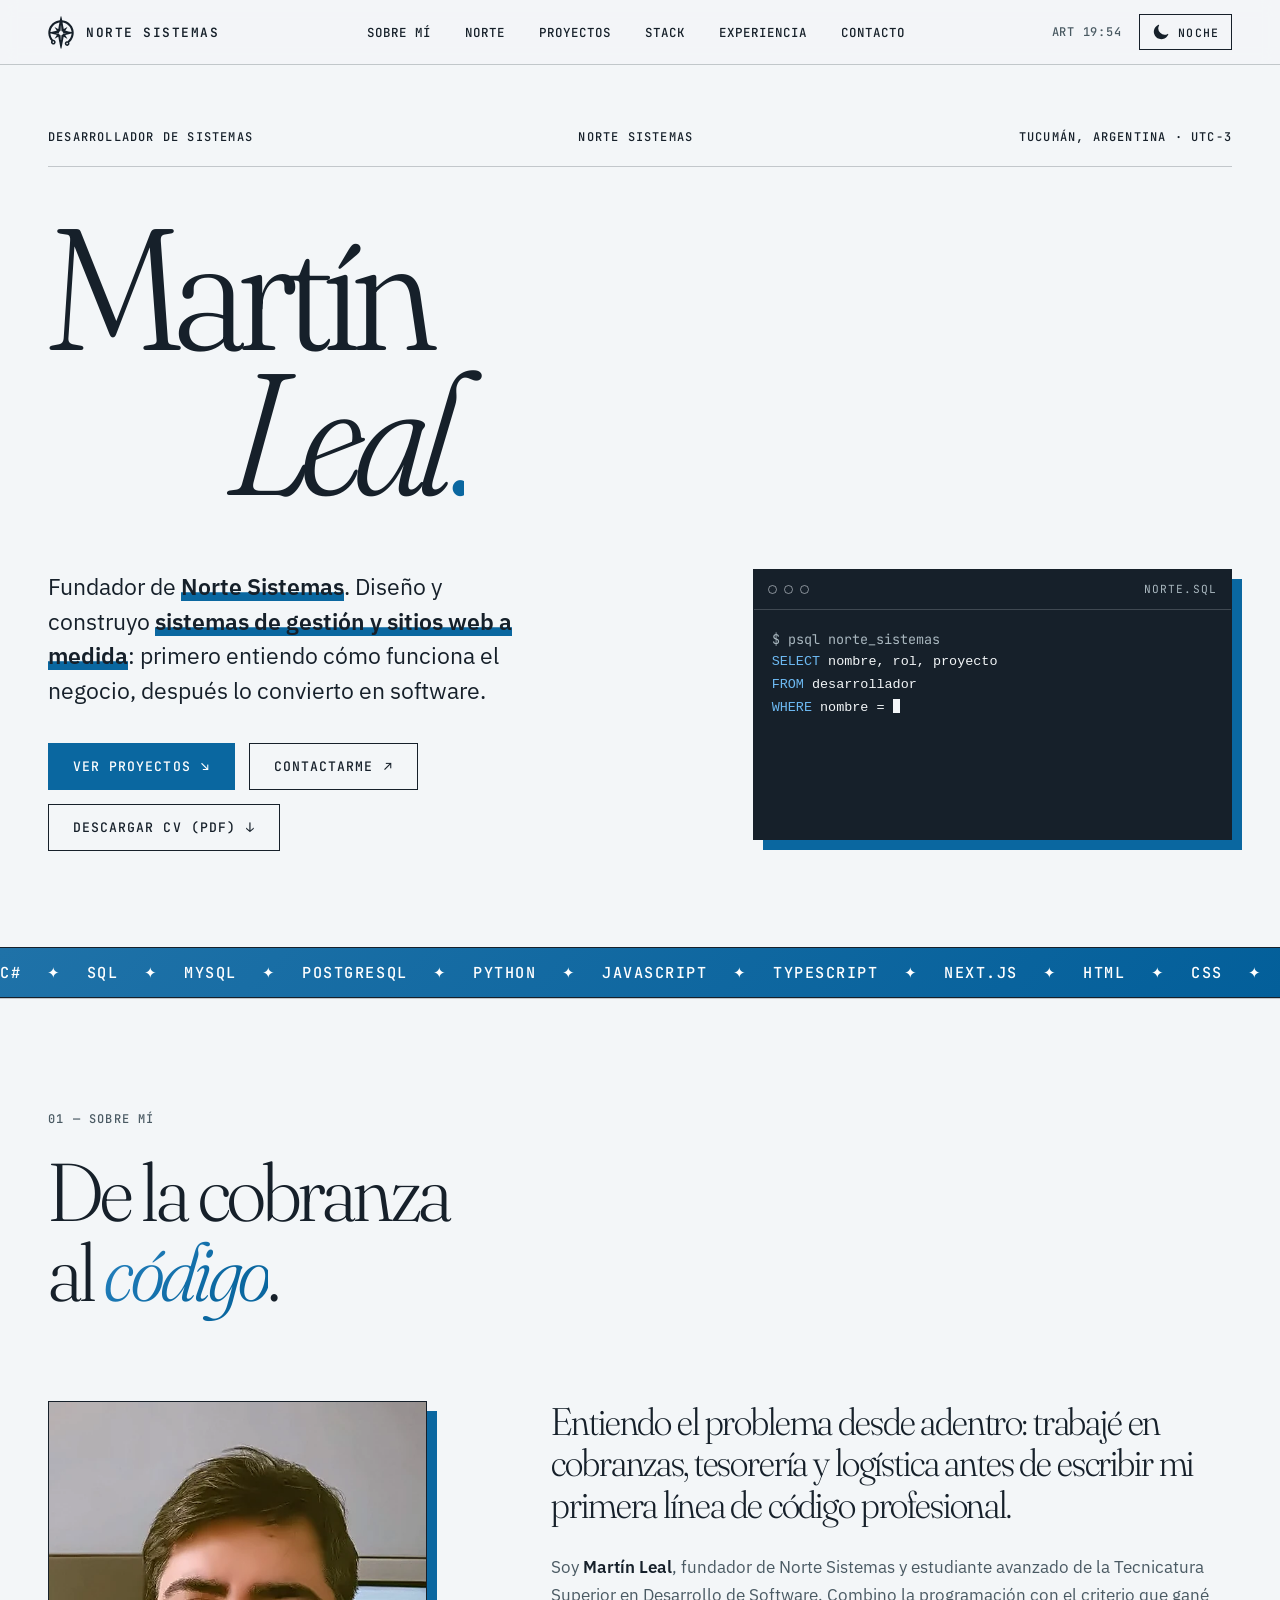
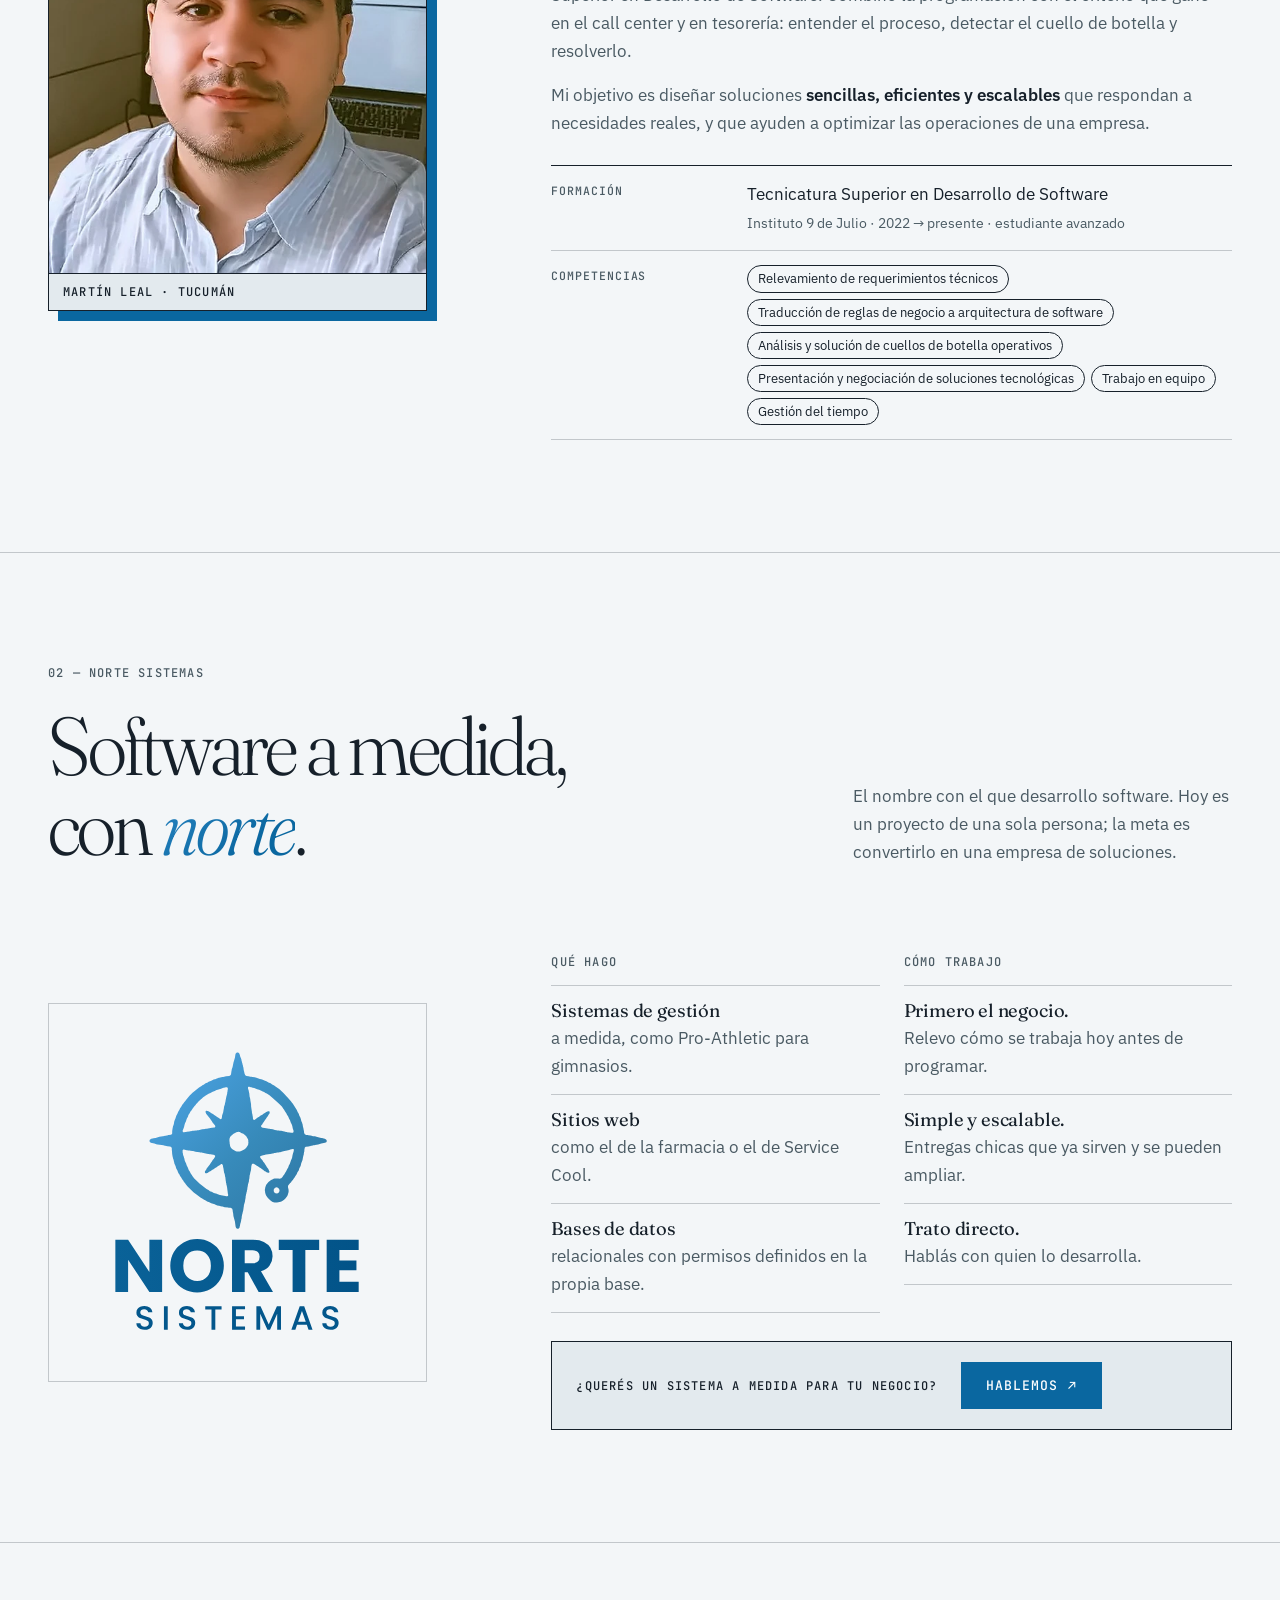
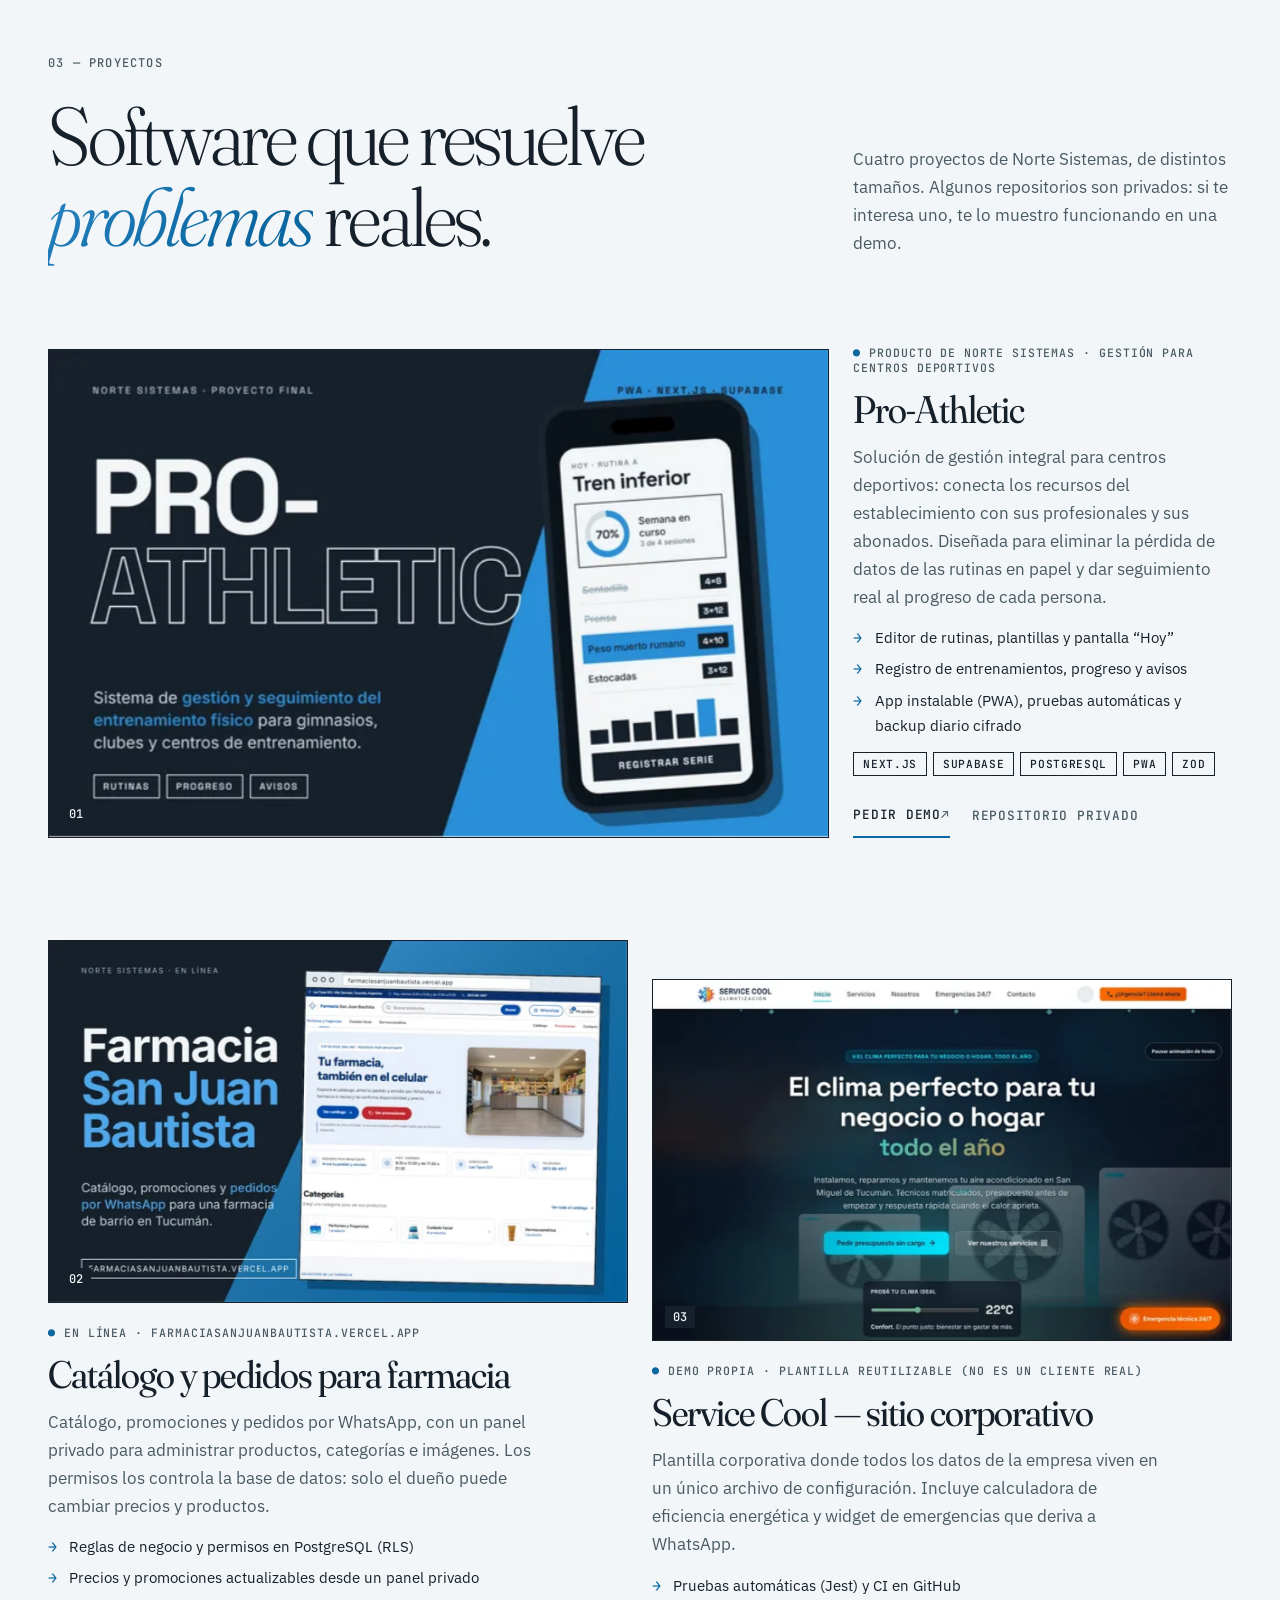
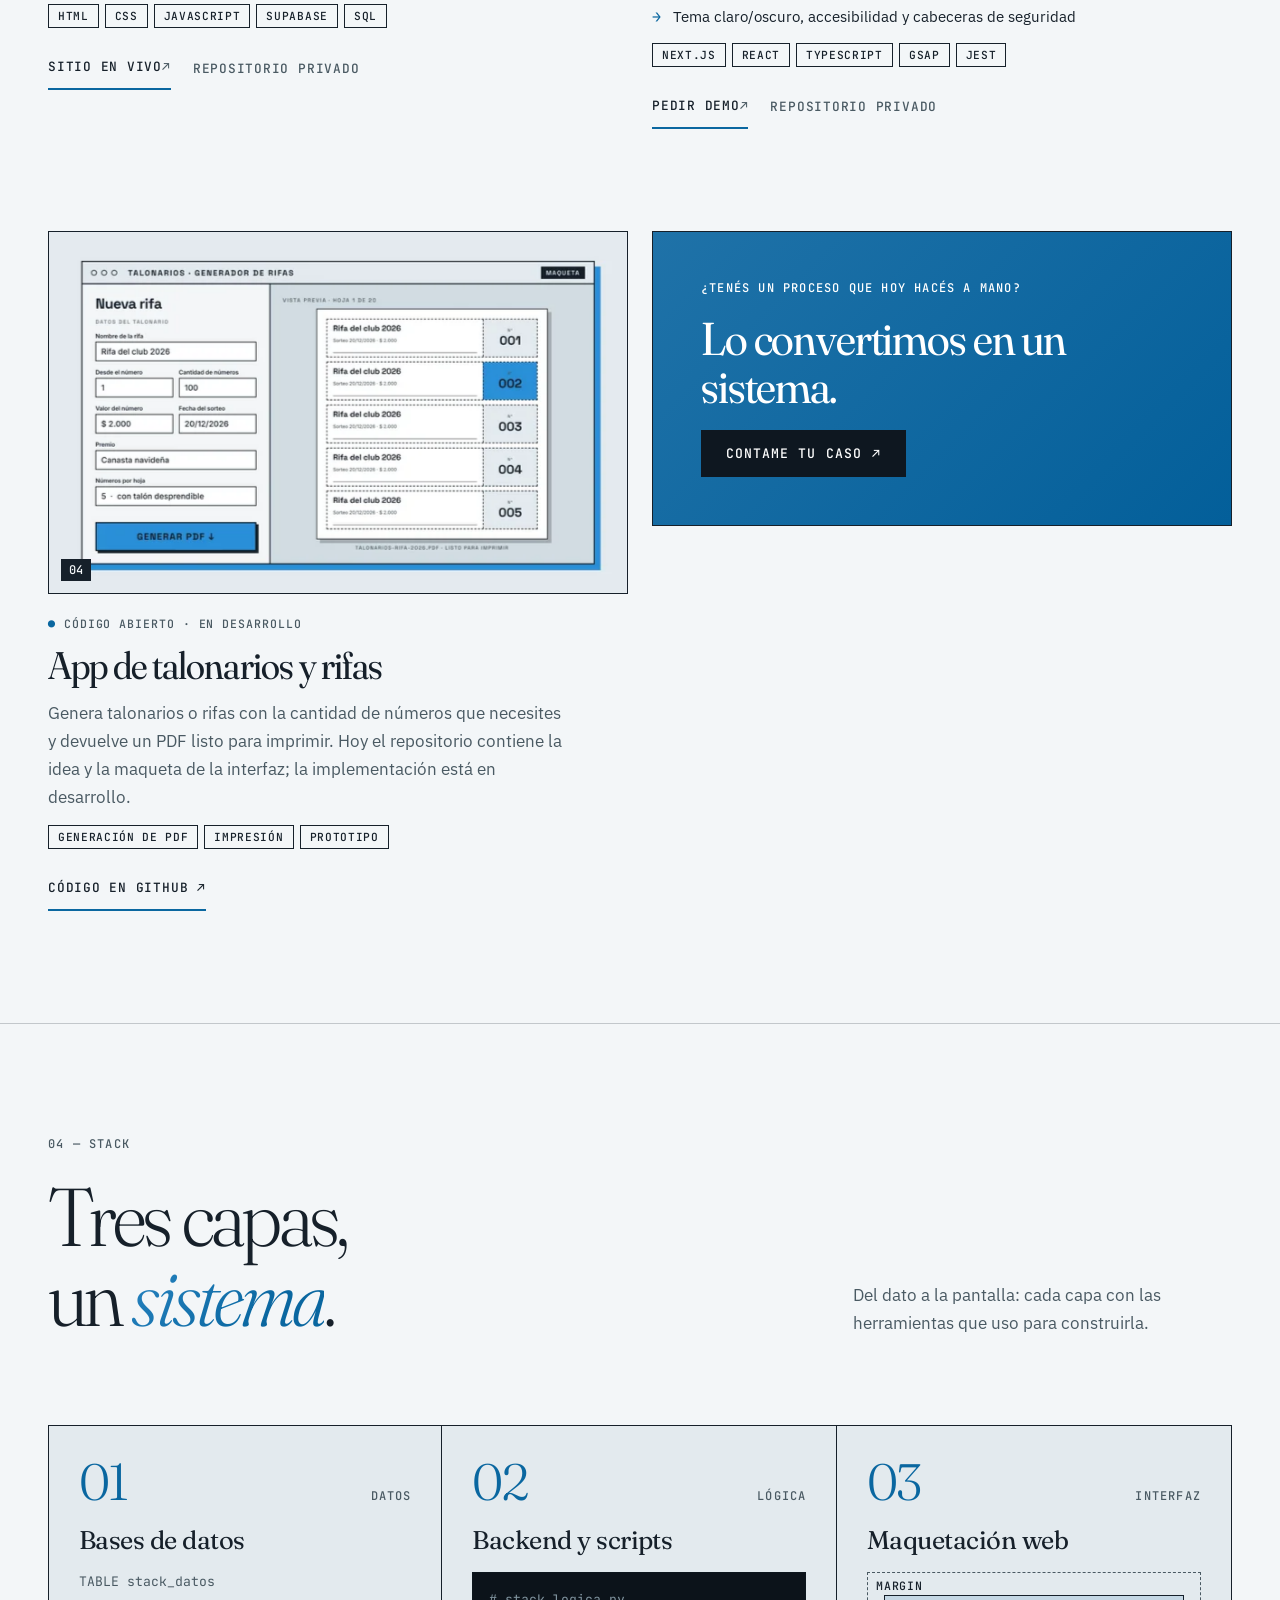
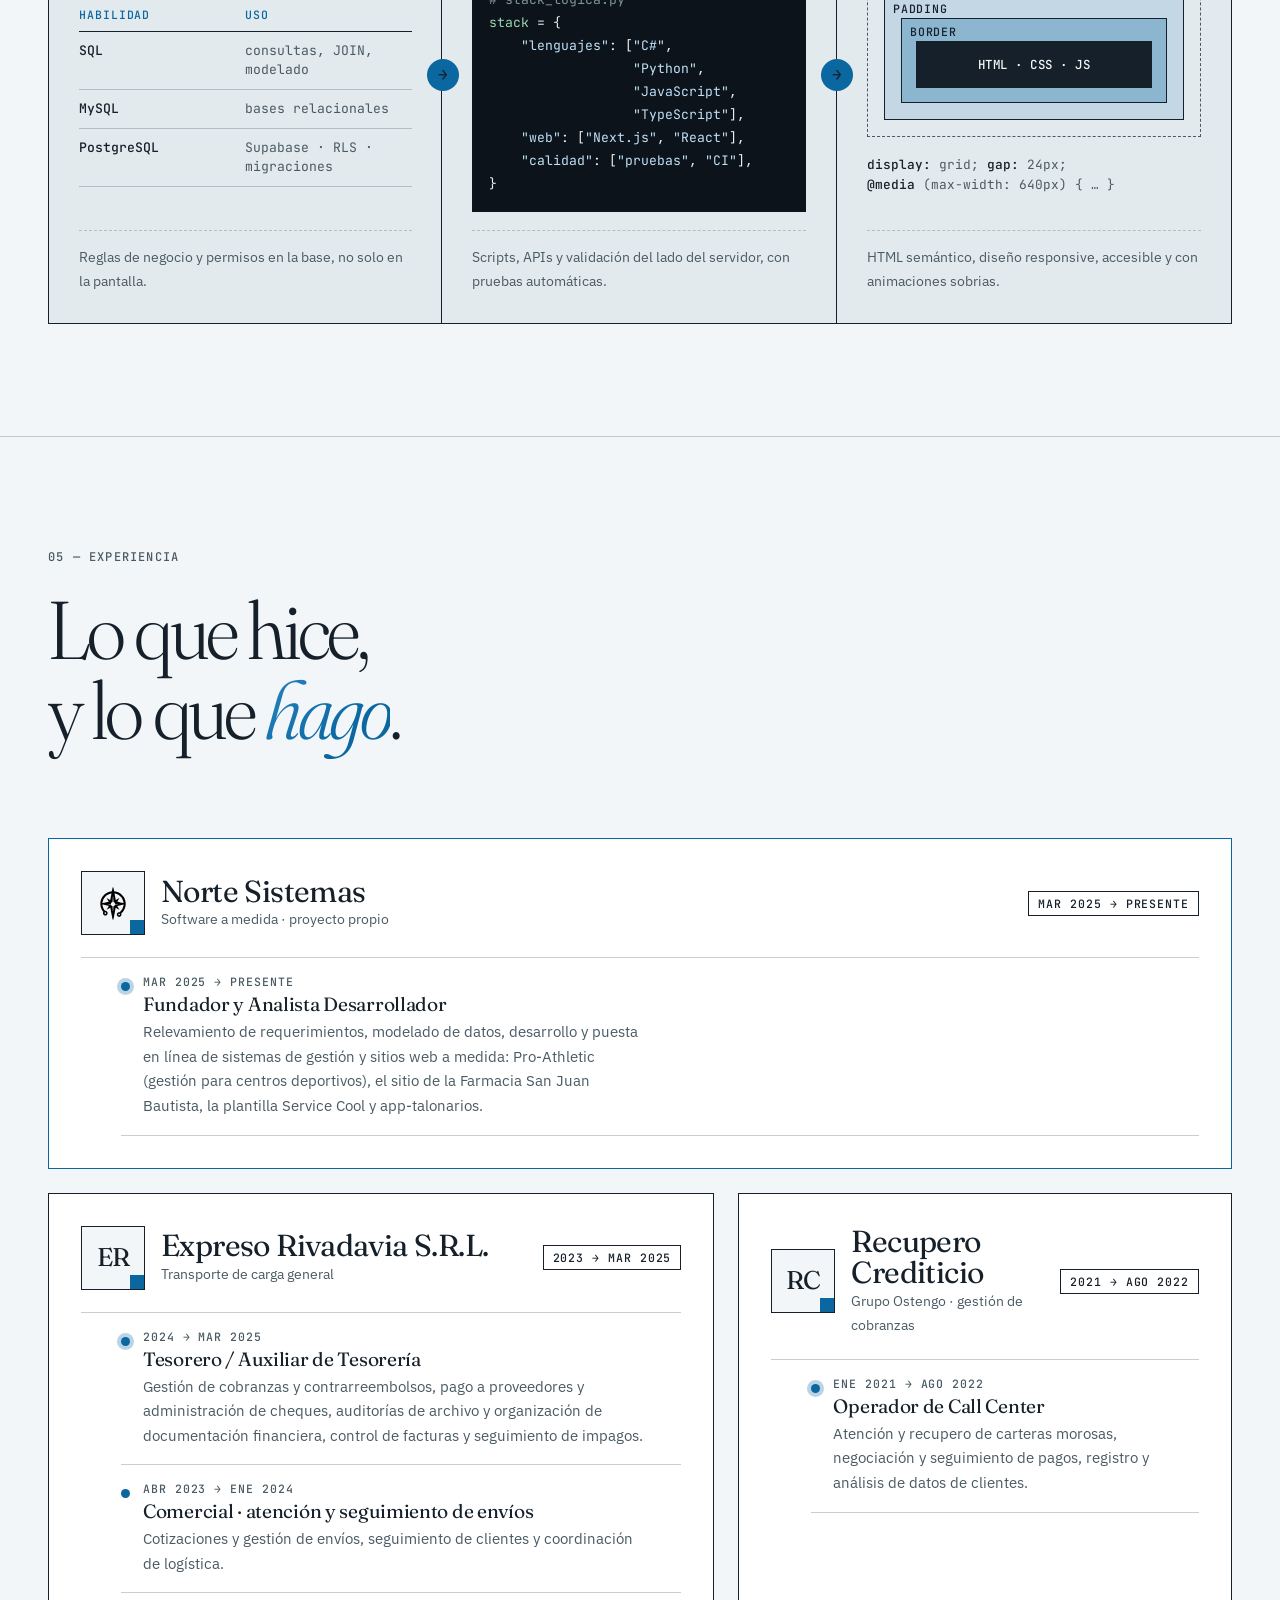
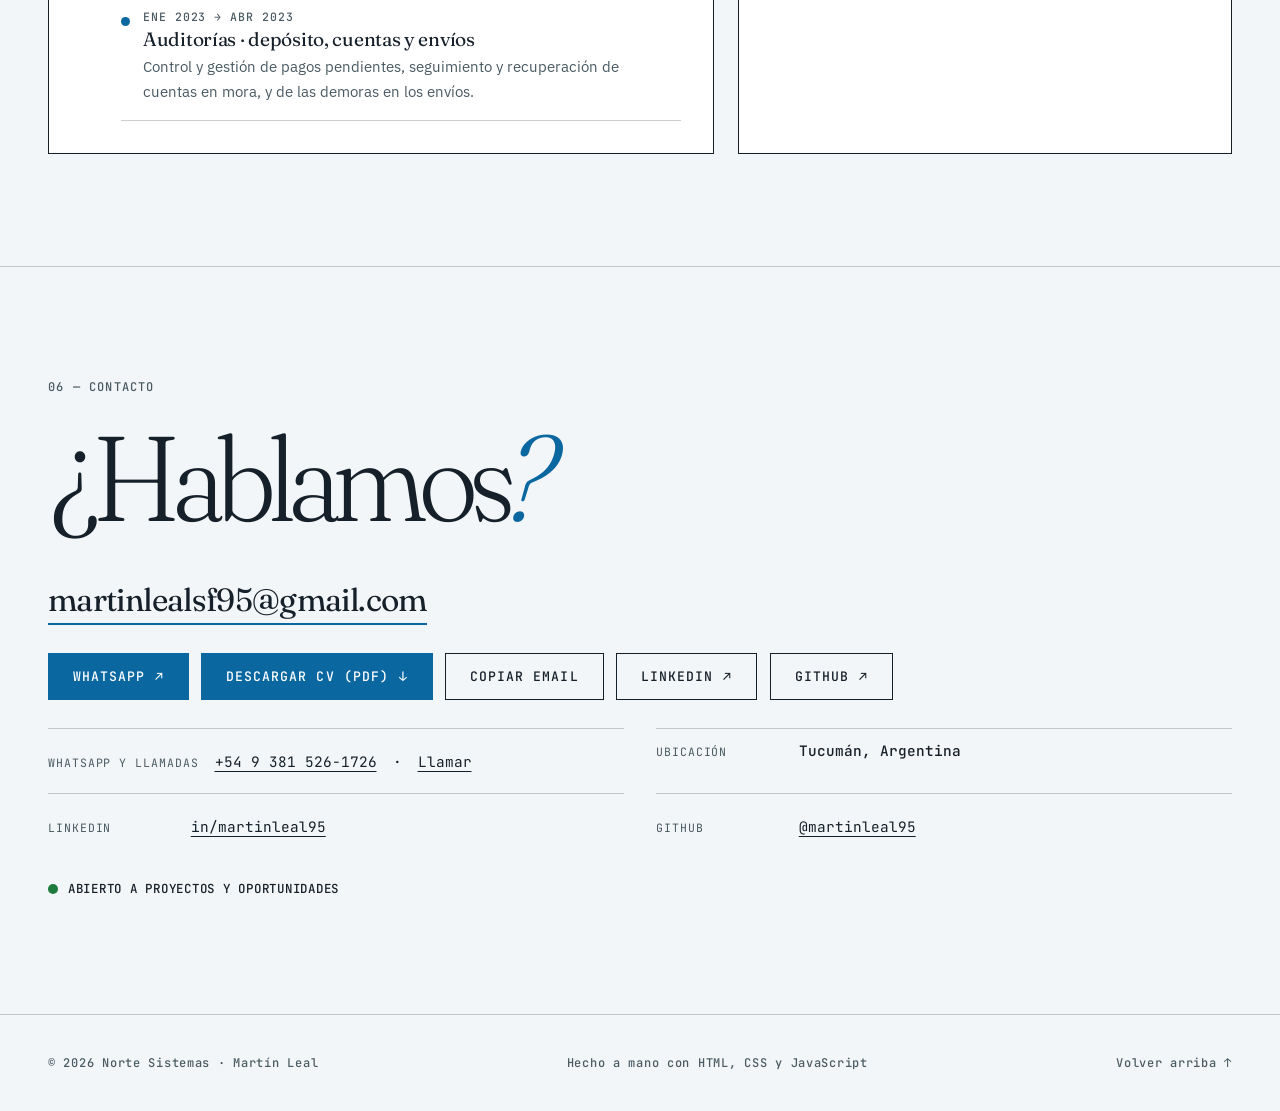
<file: index.html>
<!DOCTYPE html>
<html lang="es">
<head>
  <meta charset="utf-8">
  <meta name="viewport" content="width=device-width, initial-scale=1">
  <title>Martín Leal — Desarrollador de sistemas · Norte Sistemas</title>
  <meta name="description" content="Portafolio de Martín Leal, desarrollador de sistemas. Sistemas de gestión y sitios web a medida con SQL, Python, Next.js y Supabase. Norte Sistemas.">
  <meta name="theme-color" content="#F3F6F8">
  <meta property="og:title" content="Martín Leal — Desarrollador de sistemas">
  <meta property="og:description" content="Sistemas de gestión y sitios web a medida. Norte Sistemas.">
  <meta property="og:type" content="website">
  <meta property="og:locale" content="es_AR">
  <link rel="icon" href="assets/brand/emblema-azul.svg" type="image/svg+xml">
  <link rel="icon" href="assets/brand/favicon-32.png" sizes="32x32" type="image/png">
  <link rel="apple-touch-icon" href="assets/brand/apple-touch-icon.png">
  <link rel="manifest" href="site.webmanifest">
  <link rel="canonical" href="https://martinleal95.github.io/portafolio/">
  <meta property="og:url" content="https://martinleal95.github.io/portafolio/">
  <meta property="og:image" content="https://martinleal95.github.io/portafolio/assets/brand/og-image.png">
  <meta property="og:image:width" content="1200"><meta property="og:image:height" content="630">
  <meta property="og:image:alt" content="Norte Sistemas — Martín Leal, desarrollador de sistemas">
  <meta name="twitter:card" content="summary_large_image">
  <meta name="twitter:image:alt" content="Norte Sistemas — Martín Leal, desarrollador de sistemas">
  <meta name="twitter:title" content="Martín Leal — Desarrollador de sistemas">
  <meta name="twitter:description" content="Sistemas de gestión y sitios web a medida. Norte Sistemas.">
  <meta name="twitter:image" content="https://martinleal95.github.io/portafolio/assets/brand/og-image.png">
  <meta property="og:site_name" content="Norte Sistemas">
  <meta name="color-scheme" content="light dark">
  <script type="application/ld+json">{"@context":"https://schema.org","@type":"Person","name":"Martín Leal","jobTitle":"Desarrollador de sistemas","description":"Fundador y analista desarrollador de Norte Sistemas. Sistemas de gestión y sitios web a medida.","image":"https://martinleal95.github.io/portafolio/assets/brand/og-image.png","knowsAbout":["SQL","Python","Next.js","Supabase","PostgreSQL"],"url":"https://martinleal95.github.io/portafolio/","email":"martinlealsf95@gmail.com","telephone":"+5493815261726","sameAs":["https://github.com/martinleal95","https://www.linkedin.com/in/martinleal95/"],"worksFor":{"@type":"Organization","name":"Norte Sistemas"},"address":{"@type":"PostalAddress","addressRegion":"Tucumán","addressCountry":"AR"}}</script>

  <link rel="preconnect" href="https://fonts.googleapis.com">
  <link rel="preconnect" href="https://fonts.gstatic.com" crossorigin>
  <link href="https://fonts.googleapis.com/css2?family=Fraunces:ital,opsz,wght,SOFT@0,9..144,300..600,0..100;1,9..144,300..600,0..100&family=IBM+Plex+Sans:wght@400;500;600&family=JetBrains+Mono:wght@400;500&display=swap" rel="stylesheet">
  <link rel="stylesheet" href="css/styles.css">
  <noscript><style>.js .reveal,.js .mask>span,.js .terminal__result{opacity:1!important;transform:none!important}</style></noscript>
  <script>
    (function () {
      var d = document.documentElement;
      d.classList.add('js');
      try { d.dataset.theme = localStorage.getItem('ns-theme') === 'dark' ? 'dark' : 'light'; }
      catch (e) { d.dataset.theme = 'light'; }
    })();
  </script>
</head>
<body data-mode="paper">

  <!-- Emblema de Norte Sistemas (vectorizado desde el logo original) -->
  <svg width="0" height="0" style="position:absolute" aria-hidden="true" focusable="false">
    <symbol id="emblem" viewBox="0 0 467 597"><path fill-rule="evenodd" d="M231 4 L228 7 L226 13 L214 73 L211 78 L172 85 L143 95 L117 108 L97 121 L82 133 L58 157 L44 175 L33 192 L23 212 L13 239 L5 278 L4 317 L10 356 L21 391 L38 423 L58 450 L52 466 L52 480 L54 487 L60 498 L69 507 L82 514 L99 516 L108 514 L118 509 L128 499 L134 489 L137 476 L136 464 L131 452 L119 439 L103 431 L89 430 L72 408 L55 374 L46 344 L42 318 L44 316 L53 317 L106 331 L151 341 L157 344 L150 358 L147 361 L145 366 L120 405 L121 410 L126 409 L183 374 L185 376 L201 464 L205 480 L205 485 L224 577 L228 589 L234 593 L241 586 L247 559 L282 376 L284 374 L329 402 L347 411 L348 410 L347 405 L310 345 L313 342 L349 333 L353 333 L420 316 L424 317 L422 338 L414 367 L401 396 L388 417 L370 439 L353 456 L336 457 L323 462 L310 474 L304 485 L302 495 L303 508 L312 526 L322 535 L333 540 L351 541 L358 539 L371 531 L377 525 L383 515 L386 503 L386 495 L382 480 L406 456 L421 437 L433 418 L445 394 L452 376 L460 344 L463 320 L463 289 L457 251 L449 224 L434 192 L413 162 L379 128 L366 118 L345 105 L327 96 L299 86 L274 80 L256 78 L253 75 L253 70 L240 9 L236 4Z M337 486 L349 485 L352 486 L356 490 L358 494 L358 503 L352 511 L347 513 L341 513 L336 511 L332 507 L330 497 L332 491Z M86 461 L90 459 L98 459 L103 461 L106 464 L109 475 L107 481 L103 485 L98 487 L92 487 L87 485 L82 480 L81 468Z M233 170 L236 173 L237 202 L238 203 L240 244 L243 272 L245 274 L256 278 L262 283 L267 291 L269 302 L271 305 L284 307 L319 309 L321 311 L318 313 L273 318 L269 321 L266 330 L259 338 L251 343 L246 344 L243 347 L241 352 L236 435 L234 439 L231 436 L226 359 L224 347 L221 344 L207 337 L202 331 L198 321 L194 318 L148 313 L145 311 L147 309 L193 306 L196 304 L199 293 L204 284 L212 277 L224 272 L227 251 L231 173Z M263 118 L273 119 L300 127 L330 141 L354 157 L378 180 L394 201 L409 229 L421 266 L424 287 L422 289 L368 279 L324 269 L319 269 L311 265 L326 239 L347 207 L347 203 L346 202 L340 203 L286 235 L283 233 L280 212 L278 207 L264 130 L262 125Z M204 118 L205 124 L194 176 L184 233 L180 235 L125 202 L120 203 L120 207 L154 260 L156 266 L150 269 L76 283 L51 289 L44 289 L43 283 L46 266 L57 231 L72 203 L90 179 L110 160 L124 149 L137 141 L162 129 L186 121 L198 118Z"/></symbol>
  </svg>

  <a class="skip" href="#main">Saltar al contenido</a>
  <div class="progress" aria-hidden="true"><i></i></div>

  <header class="site-header">
    <div class="wrap">
      <a class="brand" href="#inicio" aria-label="Norte Sistemas, ir al inicio">
        <svg aria-hidden="true"><use href="#emblem"/></svg>
        <span>Norte Sistemas</span>
      </a>
      <nav class="nav" aria-label="Principal">
        <a href="#sobre-mi">Sobre mí</a>
        <a href="#norte-sistemas">Norte</a>
        <a href="#proyectos">Proyectos</a>
        <a href="#stack">Stack</a>
        <a href="#experiencia">Experiencia</a>
        <a href="#contacto">Contacto</a>
      </nav>
      <div class="header-right">
        <span class="clock" id="clock" aria-hidden="true">ART --:--</span>
        <button class="theme-toggle" id="theme-toggle" type="button">
          <svg class="ico-moon" viewBox="0 0 24 24" width="18" height="18" aria-hidden="true"><path fill="currentColor" d="M21 14.5A8.5 8.5 0 0 1 9.5 3a.6.6 0 0 0-.8-.7A10 10 0 1 0 21.7 15.3a.6.6 0 0 0-.7-.8Z"/></svg>
          <svg class="ico-sun" viewBox="0 0 24 24" width="18" height="18" aria-hidden="true"><circle cx="12" cy="12" r="4.2" fill="currentColor"/><g stroke="currentColor" stroke-width="2" stroke-linecap="round"><path d="M12 2.5v2.4M12 19.1v2.4M2.5 12h2.4M19.1 12h2.4M5.3 5.3l1.7 1.7M17 17l1.7 1.7M5.3 18.7 7 17M17 7l1.7-1.7"/></g></svg>
          <span class="theme-toggle__text">Noche</span>
        </button>

      </div>
    </div>
  </header>

  <main id="main">

    <!-- ================= HERO ================= -->
    <section class="hero" id="inicio" data-mode="paper" aria-labelledby="hero-title">
      <div class="wrap">
        <p class="label hero__meta">
          <span>Desarrollador de sistemas</span>
          <span>Norte Sistemas</span>
          <span>Tucumán, Argentina · UTC−3</span>
        </p>

        <h1 class="hero__name" id="hero-title" aria-label="Martín Leal">
          <span class="mask" aria-hidden="true"><span>Martín</span></span>
          <span class="mask l2" aria-hidden="true" style="--i:1"><span>Leal<span class="dot">.</span></span></span>
        </h1>

        <div class="hero__grid">
          <p class="hero__lead reveal">
            Fundador de <strong>Norte Sistemas</strong>. Diseño y construyo <strong>sistemas de gestión y sitios web a medida</strong>: primero entiendo cómo funciona el negocio, después lo convierto en software.
          </p>

          <div class="terminal reveal" style="--i:2" role="group" aria-label="Consulta SQL de presentación">
            <div class="terminal__bar" aria-hidden="true"><i></i><i></i><i></i><span>norte.sql</span></div>
            <div class="terminal__body">
              <div class="terminal__cmd" aria-hidden="true">$ psql norte_sistemas</div>
              <pre class="terminal__sql" id="sql" data-text="SELECT nombre, rol, proyecto&#10;FROM desarrollador&#10;WHERE nombre = 'Martín Leal';"><span class="kw">SELECT</span> nombre, rol, proyecto
<span class="kw">FROM</span> desarrollador
<span class="kw">WHERE</span> nombre = <span class="str">'Martín Leal'</span>;</pre>
              <dl class="terminal__result is-in" id="sql-result">
                <dt>nombre</dt><dd>Martín Leal</dd>
                <dt>rol</dt><dd>Desarrollador de sistemas</dd>
                <dt>proyecto</dt><dd>Norte Sistemas</dd>
              </dl>
            </div>
          </div>

          <div class="hero__actions reveal" style="--i:1">
            <a class="btn btn--signal" href="#proyectos" data-magnetic>Ver proyectos <span class="arrow" aria-hidden="true">↘</span></a>
            <a class="btn" href="#contacto" data-magnetic>Contactarme <span class="arrow" aria-hidden="true">↗</span></a>
            <a class="btn" href="assets/Martin-Leal-CV.pdf" download data-magnetic>Descargar CV (PDF) <span class="arrow" aria-hidden="true">↓</span></a>
          </div>
        </div>
      </div>

      <div class="marquee" aria-hidden="true">
        <div class="marquee__track">
          <span>C#</span><span>SQL</span><span>MySQL</span><span>PostgreSQL</span><span>Python</span><span>JavaScript</span><span>TypeScript</span><span>Next.js</span><span>HTML</span><span>CSS</span><span>Git</span>
          <span>C#</span><span>SQL</span><span>MySQL</span><span>PostgreSQL</span><span>Python</span><span>JavaScript</span><span>TypeScript</span><span>Next.js</span><span>HTML</span><span>CSS</span><span>Git</span>
        </div>
      </div>
    </section>

    <!-- ================= SOBRE MÍ ================= -->
    <section class="section" id="sobre-mi" data-mode="paper" aria-labelledby="sobre-title">
      <div class="wrap">
        <header class="section__head">
          <p class="label label--muted reveal">01 — Sobre mí</p>
          <h2 class="title" id="sobre-title" style="grid-column:1/-1">
            <span class="mask"><span>De la cobranza</span></span>
            <span class="mask" style="--i:1"><span>al <em>código</em>.</span></span>
          </h2>
        </header>

        <div class="about">
          <figure class="portrait reveal">
            <img src="assets/martin-810.webp" srcset="assets/martin-540.webp 540w, assets/martin-810.webp 810w" sizes="(max-width: 960px) 70vw, 30vw" width="810" height="1013" alt="Retrato de Martín Leal, camisa celeste a rayas, frente a una computadora" loading="lazy" decoding="async">
            <figcaption class="label">Martín Leal · Tucumán</figcaption>
          </figure>

          <div class="about__body">
            <p class="about__statement reveal">Entiendo el problema desde adentro: trabajé en cobranzas, tesorería y logística antes de escribir mi primera línea de código profesional.</p>
            <div class="about__text reveal" style="--i:1">
              <p>Soy <strong>Martín Leal</strong>, fundador de Norte Sistemas y estudiante avanzado de la Tecnicatura Superior en Desarrollo de Software. Combino la programación con el criterio que gané en el call center y en tesorería: entender el proceso, detectar el cuello de botella y resolverlo.</p>
              <p>Mi objetivo es diseñar soluciones <strong>sencillas, eficientes y escalables</strong> que respondan a necesidades reales, y que ayuden a optimizar las operaciones de una empresa.</p>
            </div>

            <dl class="facts reveal" style="--i:2">
              <div><dt>Formación</dt><dd>Tecnicatura Superior en Desarrollo de Software<br><span>Instituto 9 de Julio · 2022 → presente · estudiante avanzado</span></dd></div>
              <div><dt>Competencias</dt><dd>
                <ul class="chips"><li>Relevamiento de requerimientos técnicos</li><li>Traducción de reglas de negocio a arquitectura de software</li><li>Análisis y solución de cuellos de botella operativos</li><li>Presentación y negociación de soluciones tecnológicas</li><li>Trabajo en equipo</li><li>Gestión del tiempo</li></ul>
              </dd></div>
            </dl>
          </div>
        </div>
      </div>
    </section>

    <!-- ================= NORTE SISTEMAS ================= -->
    <section class="section" id="norte-sistemas" data-mode="ink" aria-labelledby="norte-title">
      <div class="wrap">
        <header class="section__head">
          <p class="label label--muted reveal">02 — Norte Sistemas</p>
          <h2 class="title" id="norte-title">
            <span class="mask"><span>Software a medida,</span></span>
            <span class="mask" style="--i:1"><span>con <em>norte</em>.</span></span>
          </h2>
          <p class="section__intro reveal">El nombre con el que desarrollo software. Hoy es un proyecto de una sola persona; la meta es convertirlo en una empresa de soluciones.</p>
        </header>

        <div class="norte">
          <div class="norte__logo reveal">
            <img class="logo-light" src="assets/brand/logo-azul.svg" width="480" height="560" alt="Logo de Norte Sistemas: una brújula con circuitos y el texto Norte Sistemas" loading="lazy">
            <img class="logo-dark" src="assets/brand/logo-claro.svg" width="480" height="560" alt="" aria-hidden="true" loading="lazy">
          </div>

          <div class="norte__cols">
            <article class="norte__col reveal">
              <p class="label label--muted">Qué hago</p>
              <ul class="norte__list">
                <li><b>Sistemas de gestión</b> a medida, como Pro-Athletic para gimnasios.</li>
                <li><b>Sitios web</b> como el de la farmacia o el de Service Cool.</li>
                <li><b>Bases de datos</b> relacionales con permisos definidos en la propia base.</li>
              </ul>
            </article>
            <article class="norte__col reveal" style="--i:1">
              <p class="label label--muted">Cómo trabajo</p>
              <ul class="norte__list">
                <li><b>Primero el negocio.</b> Relevo cómo se trabaja hoy antes de programar.</li>
                <li><b>Simple y escalable.</b> Entregas chicas que ya sirven y se pueden ampliar.</li>
                <li><b>Trato directo.</b> Hablás con quien lo desarrolla.</li>
              </ul>
            </article>
            <aside class="norte__cta reveal" style="--i:2">
              <p class="label">¿Querés un sistema a medida para tu negocio?</p>
              <a class="btn btn--signal" href="#contacto" data-magnetic>Hablemos <span class="arrow" aria-hidden="true">↗</span></a>
            </aside>
          </div>
        </div>
      </div>
    </section>

    <!-- ================= PROYECTOS ================= -->
    <section class="section" id="proyectos" data-mode="paper" aria-labelledby="proyectos-title">
      <div class="wrap">
        <header class="section__head">
          <p class="label label--muted reveal">03 — Proyectos</p>
          <h2 class="title" id="proyectos-title">
            <span class="mask"><span>Software que resuelve</span></span>
            <span class="mask" style="--i:1"><span><em>problemas</em> reales.</span></span>
          </h2>
          <p class="section__intro reveal">Cuatro proyectos de Norte Sistemas, de distintos tamaños. Algunos repositorios son privados: si te interesa uno, te lo muestro funcionando en una demo.</p>
        </header>

        <div class="projects">

          <!-- 01 · Pro-Athletic -->
          <article class="project project--feature">
            <a class="project__media" href="mailto:martinlealsf95@gmail.com?subject=Demo%20de%20Pro-Athletic" tabindex="-1" aria-hidden="true" data-tilt>
              <span class="project__index" aria-hidden="true">01</span>
              <img class="shot" src="assets/projects/pro-athletic-960.webp" srcset="assets/projects/pro-athletic-640.webp 640w, assets/projects/pro-athletic-960.webp 960w, assets/projects/pro-athletic.webp 1600w" sizes="(max-width: 960px) 100vw, 50vw" width="1600" height="1000" alt="Portada de Pro-Athletic: el nombre del proyecto junto a la pantalla de rutina del día en un celular" loading="lazy" decoding="async">
              <span class="project__cta">Pedir demo ↗</span>
            </a>
            <div class="project__body reveal">
              <p class="project__state">Producto de Norte Sistemas · gestión para centros deportivos</p>
              <h3 class="project__title">Pro-Athletic</h3>
              <p class="project__desc">Solución de gestión integral para centros deportivos: conecta los recursos del establecimiento con sus profesionales y sus abonados. Diseñada para eliminar la pérdida de datos de las rutinas en papel y dar seguimiento real al progreso de cada persona.</p>
              <ul class="project__points">
                <li>Editor de rutinas, plantillas y pantalla “Hoy”</li>
                <li>Registro de entrenamientos, progreso y avisos</li>
                <li>App instalable (PWA), pruebas automáticas y backup diario cifrado</li>
              </ul>
              <ul class="tags"><li>Next.js</li><li>Supabase</li><li>PostgreSQL</li><li>PWA</li><li>Zod</li></ul>
              <p class="links"><a href="mailto:martinlealsf95@gmail.com?subject=Demo%20de%20Pro-Athletic">Pedir demo <span class="arrow" aria-hidden="true">↗</span></a><span>Repositorio privado</span></p>
            </div>
          </article>

          <!-- 02 · Farmacia -->
          <article class="project">
            <a class="project__media" href="https://farmaciasanjuanbautista.vercel.app/" target="_blank" rel="noopener" tabindex="-1" aria-hidden="true" data-tilt>
              <span class="project__index" aria-hidden="true">02</span>
              <img class="shot" src="assets/projects/farmacia-960.webp" srcset="assets/projects/farmacia-640.webp 640w, assets/projects/farmacia-960.webp 960w, assets/projects/farmacia.webp 1600w" sizes="(max-width: 960px) 100vw, 50vw" width="1600" height="1000" alt="Sitio de la Farmacia San Juan Bautista en línea: portada con catálogo, promociones, horarios, dirección y botón de WhatsApp" loading="lazy" decoding="async">
              <span class="project__cta">Ver en línea ↗</span>
            </a>
            <div class="project__body reveal">
              <p class="project__state">En línea · farmaciasanjuanbautista.vercel.app</p>
              <h3 class="project__title">Catálogo y pedidos para farmacia</h3>
              <p class="project__desc">Catálogo, promociones y pedidos por WhatsApp, con un panel privado para administrar productos, categorías e imágenes. Los permisos los controla la base de datos: solo el dueño puede cambiar precios y productos.</p>
              <ul class="project__points">
                <li>Reglas de negocio y permisos en PostgreSQL (RLS)</li>
                <li>Precios y promociones actualizables desde un panel privado</li>
              </ul>
              <ul class="tags"><li>HTML</li><li>CSS</li><li>JavaScript</li><li>Supabase</li><li>SQL</li></ul>
              <p class="links"><a href="https://farmaciasanjuanbautista.vercel.app/" target="_blank" rel="noopener" aria-label="Sitio en vivo de la farmacia (pestaña nueva)">Sitio en vivo <span class="arrow" aria-hidden="true">↗</span></a><span>Repositorio privado</span></p>
            </div>
          </article>

          <!-- 03 · Climatización -->
          <article class="project">
            <a class="project__media" href="mailto:martinlealsf95@gmail.com?subject=Demo%20del%20sitio%20para%20climatizaci%C3%B3n" tabindex="-1" aria-hidden="true" data-tilt>
              <span class="project__index" aria-hidden="true">03</span>
              <img class="shot" src="assets/projects/climatizacion-960.webp" srcset="assets/projects/climatizacion-640.webp 640w, assets/projects/climatizacion-960.webp 960w, assets/projects/climatizacion.webp 1600w" sizes="(max-width: 960px) 100vw, 50vw" width="1600" height="1000" alt="Captura del inicio del sitio de Service Cool: título «El clima perfecto para tu negocio o hogar» y botón para pedir presupuesto" loading="lazy" decoding="async">
              <span class="project__cta">Pedir demo ↗</span>
            </a>
            <div class="project__body reveal">
              <p class="project__state">Demo propia · plantilla reutilizable (no es un cliente real)</p>
              <h3 class="project__title">Service Cool — sitio corporativo</h3>
              <p class="project__desc">Plantilla corporativa donde todos los datos de la empresa viven en un único archivo de configuración. Incluye calculadora de eficiencia energética y widget de emergencias que deriva a WhatsApp.</p>
              <ul class="project__points">
                <li>Pruebas automáticas (Jest) y CI en GitHub</li>
                <li>Tema claro/oscuro, accesibilidad y cabeceras de seguridad</li>
              </ul>
              <ul class="tags"><li>Next.js</li><li>React</li><li>TypeScript</li><li>GSAP</li><li>Jest</li></ul>
              <p class="links"><a href="mailto:martinlealsf95@gmail.com?subject=Demo%20del%20sitio%20para%20climatizaci%C3%B3n">Pedir demo <span class="arrow" aria-hidden="true">↗</span></a><span>Repositorio privado</span></p>
            </div>
          </article>

          <!-- 04 · Talonarios -->
          <article class="project">
            <a class="project__media" href="https://github.com/martinleal95/app-talonarios" target="_blank" rel="noopener" tabindex="-1" aria-hidden="true" data-tilt>
              <span class="project__index" aria-hidden="true">04</span>
              <img class="shot" src="assets/projects/talonarios-960.webp" srcset="assets/projects/talonarios-640.webp 640w, assets/projects/talonarios-960.webp 960w, assets/projects/talonarios.webp 1600w" sizes="(max-width: 960px) 100vw, 50vw" width="1600" height="1000" alt="Maqueta de la app de talonarios: formulario con los datos de la rifa y vista previa del PDF con talones numerados" loading="lazy" decoding="async">
              <span class="project__cta">Ver código ↗</span>
            </a>
            <div class="project__body reveal">
              <p class="project__state">Código abierto · en desarrollo</p>
              <h3 class="project__title">App de talonarios y rifas</h3>
              <p class="project__desc">Genera talonarios o rifas con la cantidad de números que necesites y devuelve un PDF listo para imprimir. Hoy el repositorio contiene la idea y la maqueta de la interfaz; la implementación está en desarrollo.</p>
              <ul class="tags"><li>Generación de PDF</li><li>Impresión</li><li>Prototipo</li></ul>
              <p class="links"><a href="https://github.com/martinleal95/app-talonarios" target="_blank" rel="noopener" aria-label="Código en GitHub (pestaña nueva)">Código en GitHub ↗</a></p>
            </div>
          </article>

          <!-- CTA -->
          <aside class="project project--cta reveal">
            <p class="label">¿Tenés un proceso que hoy hacés a mano?</p>
            <h3 class="project__title">Lo convertimos en un sistema.</h3>
            <a class="btn" href="#contacto" data-magnetic>Contame tu caso <span class="arrow" aria-hidden="true">↗</span></a>
          </aside>

        </div>
      </div>
    </section>

    <!-- ================= STACK ================= -->
    <section class="section" id="stack" data-mode="ink" aria-labelledby="stack-title">
      <div class="wrap">
        <header class="section__head">
          <p class="label label--muted reveal">04 — Stack</p>
          <h2 class="title" id="stack-title">
            <span class="mask"><span>Tres capas,</span></span>
            <span class="mask" style="--i:1"><span>un <em>sistema</em>.</span></span>
          </h2>
          <p class="section__intro reveal">Del dato a la pantalla: cada capa con las herramientas que uso para construirla.</p>
        </header>

        <div class="stack">

          <article class="panel reveal" style="--i:0">
            <div class="panel__no"><b>01</b><span class="label label--muted">Datos</span></div>
            <h3>Bases de datos</h3>
            <table class="dbtable">
              <caption>TABLE stack_datos</caption>
              <thead><tr><th>habilidad</th><th>uso</th></tr></thead>
              <tbody>
                <tr><td>SQL</td><td>consultas, JOIN, modelado</td></tr>
                <tr><td>MySQL</td><td>bases relacionales</td></tr>
                <tr><td>PostgreSQL</td><td>Supabase · RLS · migraciones</td></tr>
              </tbody>
            </table>
            <p class="panel__cap">Reglas de negocio y permisos en la base, no solo en la pantalla.</p>
          </article>

          <article class="panel reveal" style="--i:1">
            <div class="panel__no"><b>02</b><span class="label label--muted">Lógica</span></div>
            <h3>Backend y scripts</h3>
<pre class="code" role="group" aria-label="Diccionario de Python con las herramientas de la capa de lógica"><span class="c"># stack_logica.py</span>
<span class="v">stack</span> = {
    <span class="s">"lenguajes"</span>: [<span class="s">"C#"</span>,
                  <span class="s">"Python"</span>,
                  <span class="s">"JavaScript"</span>,
                  <span class="s">"TypeScript"</span>],
    <span class="s">"web"</span>: [<span class="s">"Next.js"</span>, <span class="s">"React"</span>],
    <span class="s">"calidad"</span>: [<span class="s">"pruebas"</span>, <span class="s">"CI"</span>],
}</pre>
            <p class="panel__cap">Scripts, APIs y validación del lado del servidor, con pruebas automáticas.</p>
          </article>

          <article class="panel reveal" style="--i:2">
            <div class="panel__no"><b>03</b><span class="label label--muted">Interfaz</span></div>
            <h3>Maquetación web</h3>
            <div class="boxmodel" role="img" aria-label="Diagrama del modelo de caja de CSS: margin, border, padding y contenido">
              <div><span class="k">margin</span>
                <div><span class="k">padding</span>
                  <div><span class="k">border</span>
                    <p class="core">HTML · CSS · JS</p>
                  </div>
                </div>
              </div>
            </div>
            <p class="cssline"><b>display:</b> grid; <b>gap:</b> 24px;<br><b>@media</b> (max-width: 640px) { … }</p>
            <p class="panel__cap">HTML semántico, diseño responsive, accesible y con animaciones sobrias.</p>
          </article>

        </div>
      </div>
    </section>

    <!-- ================= EXPERIENCIA ================= -->
    <section class="section" id="experiencia" data-mode="paper" aria-labelledby="exp-title">
      <div class="wrap">
        <header class="section__head">
          <p class="label label--muted reveal">05 — Experiencia</p>
          <h2 class="title" id="exp-title">
            <span class="mask"><span>Lo que hice,</span></span>
            <span class="mask" style="--i:1"><span>y lo que <em>hago</em>.</span></span>
          </h2>
          <p class="section__intro reveal">Mi trayectoria: desde marzo de 2025 desarrollo software con Norte Sistemas, y antes pasé casi cuatro años en cobranzas, tesorería y logística.</p>
        </header>

        <div class="companies">
          <article class="company company--now reveal">
            <header class="company__head">
              <span class="company__mark" aria-hidden="true"><svg viewBox="0 0 467 597" width="26" height="33"><use href="#emblem"/></svg></span>
              <div>
                <h3 class="company__name">Norte Sistemas</h3>
                <p class="company__sector">Software a medida · proyecto propio</p>
              </div>
              <span class="company__years">mar 2025 → presente</span>
            </header>
            <ol class="roles">
              <li>
                <p class="role__when">Mar 2025 → presente</p>
                <h4 class="role__title">Fundador y Analista Desarrollador</h4>
                <p class="role__desc">Relevamiento de requerimientos, modelado de datos, desarrollo y puesta en línea de sistemas de gestión y sitios web a medida: Pro-Athletic (gestión para centros deportivos), el sitio de la Farmacia San Juan Bautista, la plantilla Service Cool y app-talonarios.</p>
              </li>
            </ol>
          </article>

          <article class="company reveal">
            <header class="company__head">
              <span class="company__mark" aria-hidden="true">ER</span>
              <div>
                <h3 class="company__name">Expreso Rivadavia S.R.L.</h3>
                <p class="company__sector">Transporte de carga general</p>
              </div>
              <span class="company__years">2023 → mar 2025</span>
            </header>
            <ol class="roles">
              <li>
                <p class="role__when">2024 → mar 2025</p>
                <h4 class="role__title">Tesorero / Auxiliar de Tesorería</h4>
                <p class="role__desc">Gestión de cobranzas y contrarreembolsos, pago a proveedores y administración de cheques, auditorías de archivo y organización de documentación financiera, control de facturas y seguimiento de impagos.</p>
              </li>
              <li>
                <p class="role__when">Abr 2023 → Ene 2024</p>
                <h4 class="role__title">Comercial · atención y seguimiento de envíos</h4>
                <p class="role__desc">Cotizaciones y gestión de envíos, seguimiento de clientes y coordinación de logística.</p>
              </li>
              <li>
                <p class="role__when">Ene 2023 → Abr 2023</p>
                <h4 class="role__title">Auditorías · depósito, cuentas y envíos</h4>
                <p class="role__desc">Control y gestión de pagos pendientes, seguimiento y recuperación de cuentas en mora, y de las demoras en los envíos.</p>
              </li>
            </ol>
          </article>

          <article class="company reveal" style="--i:1">
            <header class="company__head">
              <span class="company__mark" aria-hidden="true">RC</span>
              <div>
                <h3 class="company__name">Recupero Crediticio</h3>
                <p class="company__sector">Grupo Ostengo · gestión de cobranzas</p>
              </div>
              <span class="company__years">2021 → ago 2022</span>
            </header>
            <ol class="roles">
              <li>
                <p class="role__when">Ene 2021 → Ago 2022</p>
                <h4 class="role__title">Operador de Call Center</h4>
                <p class="role__desc">Atención y recupero de carteras morosas, negociación y seguimiento de pagos, registro y análisis de datos de clientes.</p>
              </li>
            </ol>
          </article>
        </div>
      </div>
    </section>

    <!-- ================= CONTACTO ================= -->
    <section class="section" id="contacto" data-mode="ink" aria-labelledby="contacto-title">
      <div class="wrap">
        <p class="label label--muted reveal" style="margin-bottom:28px">06 — Contacto</p>
        <div class="contact">
          <div class="contact__main">
            <h2 class="contact__big" id="contacto-title">
              <span class="mask"><span>¿Hablamos<em>?</em></span></span>
            </h2>
            <a class="contact__mail reveal" id="mail" href="mailto:martinlealsf95@gmail.com">martinlealsf95@gmail.com</a>
            <div class="contact__actions reveal" style="--i:1">
              <a class="btn btn--signal" aria-label="WhatsApp (pestaña nueva)" href="https://wa.me/5493815261726?text=Hola%20Mart%C3%ADn%2C%20vi%20tu%20portafolio%20y%20quer%C3%ADa%20consultarte" target="_blank" rel="noopener" data-magnetic>WhatsApp <span class="arrow" aria-hidden="true">↗</span></a>
              <a class="btn btn--signal" href="assets/Martin-Leal-CV.pdf" download data-magnetic>Descargar CV (PDF) <span class="arrow" aria-hidden="true">↓</span></a>
              <button class="btn" type="button" id="copy" data-magnetic>Copiar email</button>
              <a class="btn" href="https://www.linkedin.com/in/martinleal95/" target="_blank" rel="noopener" aria-label="LinkedIn (pestaña nueva)" data-magnetic>LinkedIn <span class="arrow" aria-hidden="true">↗</span></a>
              <a class="btn" href="https://github.com/martinleal95" target="_blank" rel="noopener" aria-label="GitHub (pestaña nueva)" data-magnetic>GitHub <span class="arrow" aria-hidden="true">↗</span></a>
              <span class="copy-status" id="copy-status" role="status" aria-live="polite"></span>
            </div>
            <ul class="contact__list reveal" style="--i:2">
              <li><span>WhatsApp y llamadas</span><a href="https://wa.me/5493815261726?text=Hola%20Mart%C3%ADn%2C%20vi%20tu%20portafolio%20y%20quer%C3%ADa%20consultarte" target="_blank" rel="noopener">+54 9 381 526-1726</a> · <a href="tel:+5493815261726">Llamar</a></li>
              <li><span>Ubicación</span><b>Tucumán, Argentina</b></li>
              <li><span>LinkedIn</span><a href="https://www.linkedin.com/in/martinleal95/" target="_blank" rel="noopener" aria-label="in/martinleal95 en LinkedIn (pestaña nueva)">in/martinleal95</a></li>
              <li><span>GitHub</span><a href="https://github.com/martinleal95" target="_blank" rel="noopener" aria-label="GitHub @martinleal95 (pestaña nueva)">@martinleal95</a></li>
            </ul>
            <p class="status reveal" style="--i:3">Abierto a proyectos y oportunidades</p>
          </div>
        </div>
      </div>
    </section>

  </main>

  <footer class="site-footer">
    <div class="wrap">
      <span>© <span id="year">2026</span> Norte Sistemas · Martín Leal</span>
      <span>Hecho a mano con HTML, CSS y JavaScript</span>
      <a href="#inicio">Volver arriba ↑</a>
    </div>
  </footer>

  <script src="js/main.js" defer></script>
</body>
</html>
</file>
<file: css/styles.css>
/* ==========================================================================
   Martín Leal · Norte Sistemas — Paleta "Papel y Señal"
   ========================================================================== */

:root {
  /* Paleta Norte Sistemas: azul brújula, pizarra y niebla */
  --paper: #F3F6F8;
  --paper-2: #E3EAEE;
  --ink: #16202A;
  --ink-2: #4A5A63;
  --signal: #0A67A0;        /* azul del logo */
  --signal-2: #4FA8EC;      /* azul claro del degradé */
  --on-signal: #FFFFFF;
  --signal-text: #0A67A0;   /* texto y foco sobre papel: 5,6:1 */
  --grad: linear-gradient(135deg, #1F72A8 0%, #035F9A 100%); /* fondos con texto blanco: >=5,3:1 */
  --grad-text: linear-gradient(135deg, #2A86C4 0%, #0A67A0 70%);
  --ok: #1F7A3D;
  --err: #C8102E;

  /* Tokens que cambian según la sección (modo papel / modo tinta) */
  --bg: var(--paper);
  --bg-2: var(--paper-2);
  --fg: var(--ink);
  --fg-2: var(--ink-2);
  --line: rgba(22, 32, 42, .22);
  --link: var(--ink);

  --font-display: "Fraunces", "Times New Roman", serif;
  --font-body: "IBM Plex Sans", system-ui, -apple-system, "Segoe UI", sans-serif;
  --font-mono: "JetBrains Mono", ui-monospace, "Cascadia Code", Consolas, monospace;

  --ease: cubic-bezier(.2, .7, .2, 1);
  --gutter: clamp(16px, 4vw, 48px);
  --max: 1280px;
}

body[data-mode="ink"],
html[data-theme="dark"] body {
  --bg: #121A22;
  --bg-2: #1B2530;
  --fg: #E8EEF1;
  --fg-2: #A9B7BF;
  --line: rgba(227, 234, 238, .22);
  --ok: #4FBF73;
  --signal: #4FA8EC;
  --on-signal: #0E1720;
  --signal-text: #6DB9F2;
  --grad-text: linear-gradient(135deg, #A8D8F9 0%, #4FA8EC 80%);
}

*, *::before, *::after { box-sizing: border-box; }
* { margin: 0; }
html { scroll-behavior: smooth; -webkit-text-size-adjust: 100%; }
body {
  background: var(--bg);
  color: var(--fg);
  font: 400 1.0625rem/1.65 var(--font-body);
  transition: background-color .6s var(--ease), color .6s var(--ease);
  overflow-x: hidden;
}
img, svg { display: block; max-width: 100%; }
a { color: inherit; text-decoration: none; }
button { font: inherit; color: inherit; background: none; border: 0; cursor: pointer; }
ul { list-style: none; padding: 0; }
::selection { background: var(--signal-2); color: #0E1720; }
:focus-visible { outline: 2px solid var(--signal-text); outline-offset: 3px; }
.btn--signal:focus-visible, .marquee :focus-visible, .project--cta :focus-visible, .skip:focus-visible { outline-color: #fff; box-shadow: 0 0 0 4px #0A4F7E; }

.wrap { width: 100%; max-width: var(--max); margin-inline: auto; padding-inline: var(--gutter); }
.sr { position: absolute; width: 1px; height: 1px; overflow: hidden; clip: rect(0 0 0 0); white-space: nowrap; }
.skip { position: fixed; left: 12px; top: -60px; z-index: 100; background: var(--signal); color: var(--on-signal); padding: 10px 16px; font: 500 .85rem var(--font-mono); transition: top .2s; }
.skip:focus { top: 12px; }

.label {
  font: 500 .75rem/1.4 var(--font-mono);
  text-transform: uppercase;
  letter-spacing: .1em;
}
.label--muted { color: var(--fg-2); }

/* --- Barra de progreso ---------------------------------------------------- */
.progress { position: fixed; inset: 0 0 auto 0; height: 3px; z-index: 60; pointer-events: none; }
.progress i { display: block; height: 100%; background: var(--signal); transform: scaleX(0); transform-origin: 0 50%; }

/* --- Header --------------------------------------------------------------- */
.site-header {
  position: sticky; top: 0; z-index: 50;
  background: color-mix(in srgb, var(--bg) 90%, transparent);
  backdrop-filter: blur(8px);
  border-bottom: 1px solid var(--line);
  transition: background-color .6s var(--ease), border-color .6s var(--ease);
}
.site-header .wrap { display: flex; align-items: center; justify-content: space-between; height: 64px; gap: 16px; }
.brand { display: inline-flex; align-items: center; gap: 12px; }
.brand svg { width: 26px; height: 33px; fill: currentColor; }
.brand span { font: 600 .8rem var(--font-mono); letter-spacing: .12em; text-transform: uppercase; }
.nav { display: flex; gap: clamp(14px, 3vw, 34px); }
.nav a { position: relative; font: 500 .78rem var(--font-mono); letter-spacing: .08em; text-transform: uppercase; padding: 6px 0; }
.nav a::after { content: ""; position: absolute; left: 0; right: 0; bottom: 0; height: 2px; background: var(--signal); transform: scaleX(0); transform-origin: 0 50%; transition: transform .4s var(--ease); }
.nav a:hover::after, .nav a.is-active::after { transform: scaleX(1); }
.clock { font: 500 .75rem var(--font-mono); color: var(--fg-2); letter-spacing: .06em; white-space: nowrap; }


/* --- Botón de modo nocturno ---------------------------------------------- */
.theme-toggle { display: inline-flex; align-items: center; gap: 8px; height: 36px; padding: 0 12px; border: 1.5px solid var(--fg); font: 500 .72rem var(--font-mono); letter-spacing: .1em; text-transform: uppercase; transition: background-color .3s, color .3s; }
.theme-toggle:hover { background: var(--fg); color: var(--bg); }
.theme-toggle .ico-sun { display: none; }
html[data-theme="dark"] .theme-toggle .ico-moon { display: none; }
html[data-theme="dark"] .theme-toggle .ico-sun { display: block; }
.theme-toggle svg { flex: none; transition: transform .5s var(--ease); }
.theme-toggle:hover svg { transform: rotate(-25deg) scale(1.1); }
.header-right { display: flex; align-items: center; gap: 18px; }

/* --- Botones -------------------------------------------------------------- */
.btn {
  display: inline-flex; align-items: center; gap: 10px;
  padding: 14px 24px; border: 1.5px solid var(--fg);
  font: 500 .82rem var(--font-mono); letter-spacing: .08em; text-transform: uppercase;
  transition: background-color .3s, color .3s, border-color .3s, transform .5s var(--ease);
  will-change: transform;
}
.btn:hover { background: var(--fg); color: var(--bg); }
.btn--signal { background: var(--signal); border-color: var(--signal); color: var(--on-signal); }
.btn--signal:hover { background: var(--fg); border-color: var(--fg); color: var(--bg); }
.btn .arrow { transition: transform .3s var(--ease); }
.btn:hover .arrow { transform: translate(3px, -3px); }

/* --- Animaciones de entrada ---------------------------------------------- */
.js .reveal { opacity: 0; transform: translateY(32px); transition: opacity .7s var(--ease), transform .7s var(--ease); transition-delay: calc(var(--i, 0) * 80ms); }
.js .reveal.is-in { opacity: 1; transform: none; }

.mask { display: block; overflow: hidden; padding-bottom: .12em; margin-bottom: -.12em; }
.mask > span { display: block; }
.js .mask > span { transform: translateY(112%); transition: transform .9s var(--ease); transition-delay: calc(var(--i, 0) * 110ms); }
.js .is-in .mask > span, .js .mask.is-in > span { transform: none; }

/* --- Títulos de sección --------------------------------------------------- */
section { position: relative; }
section[id] { scroll-margin-top: 64px; }
.section { padding-block: clamp(56px, 9vw, 112px); border-top: 1px solid var(--line); transition: border-color .6s var(--ease); }
.section__head { display: grid; grid-template-columns: repeat(12, 1fr); gap: 24px; margin-bottom: clamp(40px, 7vw, 88px); align-items: end; }
.section__head .label { grid-column: 1 / -1; }
.title { grid-column: 1 / span 8; font: 300 clamp(2.4rem, 6.4vw, 5.2rem)/.98 var(--font-display); letter-spacing: -.035em; font-variation-settings: "opsz" 144, "SOFT" 40; }
.title em { font-style: italic; font-weight: 300; color: var(--signal-text); }
@supports (background-clip: text) or (-webkit-background-clip: text) { .title em, .hero__name .dot { background: var(--grad-text); -webkit-background-clip: text; background-clip: text; -webkit-text-fill-color: transparent; color: transparent; } }
.section__intro { grid-column: 9 / -1; color: var(--fg-2); max-width: 38ch; }

/* ==========================================================================
   HERO
   ========================================================================== */
.hero { padding-top: clamp(32px, 5vw, 64px); }
.hero__meta { display: flex; justify-content: space-between; gap: 12px 24px; flex-wrap: wrap; padding-bottom: 20px; border-bottom: 1px solid var(--line); }
.hero__name { font: 300 clamp(5.2rem, 13.5vw, 12.5rem)/.84 var(--font-display); letter-spacing: -.05em; font-variation-settings: "opsz" 144, "SOFT" 60; margin-top: clamp(20px, 4vw, 48px); text-transform: none; }
.hero__name .l2 { padding-left: clamp(0px, 14vw, 220px); font-style: italic; }
.hero__name .dot { color: var(--signal-text); font-style: normal; }
.hero__grid { display: grid; grid-template-columns: repeat(12, 1fr); gap: 32px 24px; margin-top: clamp(32px, 5vw, 64px); align-items: start; }
.hero__lead { grid-column: 1 / span 6; font-size: clamp(1.15rem, 1.8vw, 1.5rem); line-height: 1.5; max-width: 34ch; }
.hero__lead strong { font-weight: 600; box-shadow: inset 0 -.38em 0 var(--signal); }
.hero__actions { grid-column: 1 / span 6; display: flex; flex-wrap: wrap; gap: 14px; margin-top: 4px; }

.terminal {
  grid-column: 8 / -1; grid-row: 1 / span 2;
  background: var(--ink); color: var(--paper);
  border: 1.5px solid var(--ink);
  box-shadow: 10px 10px 0 var(--signal);
  font: 400 .84rem/1.7 var(--font-mono);
}
.terminal__bar { display: flex; align-items: center; gap: 7px; padding: 10px 14px; border-bottom: 1px solid rgba(227,234,238,.2); }
.terminal__bar i { width: 9px; height: 9px; border-radius: 50%; border: 1px solid rgba(227,234,238,.55); }
.terminal__bar span { margin-left: auto; font-size: .7rem; letter-spacing: .1em; color: #A9B7BF; text-transform: uppercase; }
.terminal__body { padding: 18px 18px 20px; min-height: 0; }
.terminal__cmd { color: #A9B7BF; }
.terminal__sql { white-space: pre-wrap; word-break: break-word; }
.terminal__sql .kw { color: #6DB9F2; font-weight: 500; }
.terminal__sql .str { color: #BFE0F7; }
.terminal__caret { display: inline-block; width: .55em; height: 1.05em; background: var(--paper); vertical-align: -.18em; animation: blink 1s steps(1) infinite; }
.terminal__result { margin-top: 14px; padding-top: 12px; border-top: 1px dashed rgba(227,234,238,.3); display: grid; grid-template-columns: auto 1fr; gap: 2px 14px; opacity: 0; transition: opacity .4s; }
.terminal__result.is-in { opacity: 1; }
.terminal__result dt { color: #A9B7BF; }
.terminal__result dd { margin: 0; }
.terminal__result .ok::before { content: ""; display: inline-block; width: .6em; height: .6em; border-radius: 50%; background: #4FBF73; margin-right: .5em; animation: pulse 2s infinite; }
@keyframes blink { 50% { opacity: 0; } }
@keyframes pulse { 0% { box-shadow: 0 0 0 0 rgba(79,191,115,.6); } 70%, 100% { box-shadow: 0 0 0 8px rgba(79,191,115,0); } }

.marquee { margin-top: clamp(48px, 8vw, 96px); border-block: 1.5px solid var(--fg); overflow: hidden; background: var(--grad); color: #fff; }
.marquee__track { display: flex; width: max-content; animation: marquee 38s linear infinite; }
.marquee__track span { font: 500 .95rem var(--font-mono); letter-spacing: .1em; text-transform: uppercase; padding: 14px 0; white-space: nowrap; }
.marquee__track span::after { content: "✦"; margin-inline: 1.6rem; }
@keyframes marquee { to { transform: translateX(-50%); } }

/* ==========================================================================
   PROYECTOS
   ========================================================================== */
.projects { display: grid; grid-template-columns: repeat(12, 1fr); gap: clamp(56px, 8vw, 104px) 24px; }
.project { display: flex; flex-direction: column; gap: 22px; grid-column: span 6; }
.project--feature { grid-column: 1 / -1; display: grid; grid-template-columns: repeat(12, 1fr); gap: 24px; align-items: end; }
.project--feature .project__media { grid-column: 1 / span 8; }
.project--feature .project__body { grid-column: 9 / -1; }
.project:nth-child(3) { margin-top: clamp(0px, 3vw, 40px); }

.project__media { position: relative; display: block; aspect-ratio: 16 / 10; overflow: hidden; border: 1.5px solid var(--fg); background: var(--paper); isolation: isolate; cursor: pointer; }
.project__media .shot { position: absolute; inset: 0; transform: translate3d(var(--px, 0px), var(--py, 0px), 0) scale(var(--s, 1.001)); transition: transform .7s var(--ease); will-change: transform; }
.project__media::after { content: ""; position: absolute; inset: 0; background: var(--signal); mix-blend-mode: multiply; clip-path: circle(0% at var(--mx, 50%) var(--my, 50%)); transition: clip-path .7s var(--ease); pointer-events: none; z-index: 1; }
.project__cta {
  position: absolute; z-index: 2; left: var(--mx, 50%); top: var(--my, 50%);
  transform: translate(-50%, -50%) scale(.6); opacity: 0; transition: opacity .3s, transform .5s var(--ease);
  background: var(--ink); color: var(--paper); padding: 10px 16px; font: 500 .75rem var(--font-mono); letter-spacing: .1em; text-transform: uppercase; white-space: nowrap; pointer-events: none;
}
.project__index { position: absolute; z-index: 2; left: 12px; bottom: 12px; font: 500 .75rem var(--font-mono); background: var(--ink); color: var(--paper); padding: 3px 8px; }
@media (hover: hover) {
  .project__media:hover { --s: 1.06; }
  .project__media:hover::after { clip-path: circle(150% at var(--mx, 50%) var(--my, 50%)); }
  .project__media:hover .project__cta { opacity: 1; transform: translate(-50%, -50%) scale(1); }
}
@media (hover: none) {
  .project__cta { opacity: 1; transform: none; left: auto; top: auto; right: 12px; bottom: 12px; }
}

.project__body { display: flex; flex-direction: column; gap: 14px; }
.project__title { font: 400 clamp(1.7rem, 3vw, 2.5rem)/1.05 var(--font-display); letter-spacing: -.025em; font-variation-settings: "opsz" 100, "SOFT" 40; }
.project__state { font: 500 .72rem var(--font-mono); letter-spacing: .08em; text-transform: uppercase; color: var(--fg-2); }
.project__state::before { content: "● "; color: var(--signal); }
.project__desc { color: var(--fg-2); max-width: 52ch; }
.project__points { display: grid; gap: 6px; font-size: .95rem; }
.project__points li { padding-left: 1.4em; position: relative; }
.project__points li::before { content: "→"; position: absolute; left: 0; color: var(--signal); font-family: var(--font-mono); }
.tags { display: flex; flex-wrap: wrap; gap: 6px; }
.tags li { font: 500 .7rem var(--font-mono); letter-spacing: .06em; text-transform: uppercase; padding: 4px 9px; border: 1px solid var(--fg); }
.links { display: flex; flex-wrap: wrap; gap: 8px 22px; margin-top: 4px; }
.links a, .links span { font: 500 .8rem var(--font-mono); letter-spacing: .06em; text-transform: uppercase; }
.links a { background: linear-gradient(var(--signal), var(--signal)) 0 100% / 100% 2px no-repeat; transition: background-size .35s var(--ease), color .3s; padding-bottom: 3px; }
.links a:hover { background-size: 100% 100%; color: var(--ink); }
.links span { color: var(--fg-2); }

.project--cta { justify-content: center; align-items: flex-start; background: var(--grad); color: #fff; padding: clamp(24px, 4vw, 48px); border: 1.5px solid var(--ink); gap: 18px; align-self: start; }
.project--cta .project__title { font-size: clamp(2rem, 3.6vw, 3rem); }
.project--cta .btn { background: #0E1720; color: #fff; border-color: #0E1720; }
.project--cta .btn:hover { background: #fff; color: #0E1720; border-color: #fff; }

/* --- Imágenes de proyecto (capturas, maqueta y portada) ------------------- */
.shot { display: block; width: 100%; height: 100%; object-fit: cover; background: var(--paper-2); }

/* ==========================================================================
   STACK
   ========================================================================== */
.stack { display: grid; grid-template-columns: 1fr 1fr 1fr; gap: 0; align-items: stretch; }
.panel { border: 1.5px solid var(--fg); padding: clamp(18px, 2.4vw, 30px); display: flex; flex-direction: column; gap: 18px; background: var(--bg-2); position: relative; }
.panel + .panel { margin-left: -1.5px; }
.panel__no { display: flex; justify-content: space-between; align-items: baseline; }
.panel__no b { font: 300 clamp(2.4rem, 4vw, 3.4rem)/1 var(--font-display); letter-spacing: -.04em; color: var(--signal); }
.panel h3 { font: 400 1.6rem/1.1 var(--font-display); letter-spacing: -.02em; }
.panel__cap { font-size: .9rem; color: var(--fg-2); margin-top: auto; padding-top: 14px; border-top: 1px dashed var(--line); }
.panel:not(:last-child)::after { content: "→"; position: absolute; right: -17px; top: 50%; transform: translateY(-50%); z-index: 2; width: 32px; height: 32px; display: grid; place-items: center; background: var(--signal); color: var(--ink); font: 500 1rem var(--font-mono); border-radius: 50%; }

.dbtable { width: 100%; border-collapse: collapse; font: 400 .82rem/1.5 var(--font-mono); }
.dbtable caption { text-align: left; color: var(--fg-2); padding-bottom: 8px; }
.dbtable th { text-align: left; font-weight: 500; color: var(--signal); padding: 7px 8px 7px 0; border-bottom: 1.5px solid var(--fg); font-size: .72rem; letter-spacing: .08em; text-transform: uppercase; }
.dbtable td { padding: 9px 8px 9px 0; border-bottom: 1px solid var(--line); vertical-align: top; }
.dbtable td:first-child { font-weight: 500; overflow-wrap: anywhere; }
.dbtable td:last-child { color: var(--fg-2); }

.code { font: 400 .82rem/1.75 var(--font-mono); background: #0C131A; color: #E8EEF1; padding: 16px; border: 1px solid var(--line); overflow-x: auto; white-space: pre; tab-size: 4; }
.code .c { color: #7F929D; }
.code .k { color: #4FA8EC; }
.code .s { color: #BFE0F7; }
.code .v { color: #9DD6B0; }

.boxmodel { font: 500 .66rem var(--font-mono); letter-spacing: .08em; text-transform: uppercase; }
.boxmodel > div { position: relative; padding: 22px 16px 16px; border: 1.5px dashed var(--fg-2); }
.boxmodel > div > div { position: relative; padding: 22px 16px 16px; border: 1.5px solid var(--fg); background: color-mix(in srgb, var(--signal) 14%, transparent); }
.boxmodel > div > div > div { position: relative; padding: 22px 14px 14px; border: 1.5px solid var(--fg); background: color-mix(in srgb, var(--signal) 30%, transparent); }
.boxmodel .core { margin-top: 0; padding: 14px; border: 1.5px solid var(--fg); background: var(--fg); color: var(--bg); text-align: center; font-size: .78rem; letter-spacing: .04em; text-transform: none; }
.boxmodel span.k { position: absolute; left: 8px; top: 5px; color: var(--fg); font-size: .72rem; }
.cssline { font: 400 .8rem/1.6 var(--font-mono); color: var(--fg-2); }
.cssline b { font-weight: 500; color: var(--fg); }

.logos { display: flex; flex-wrap: wrap; gap: 8px; }
.logos li { font: 500 .7rem var(--font-mono); letter-spacing: .06em; text-transform: uppercase; padding: 4px 9px; border: 1px solid var(--fg); }

/* ==========================================================================
   SOBRE MÍ
   ========================================================================== */
.about { display: grid; grid-template-columns: repeat(12, 1fr); gap: 40px 24px; }
.about__statement { grid-column: 1 / span 7; font: 300 clamp(1.9rem, 4vw, 3.3rem)/1.08 var(--font-display); letter-spacing: -.03em; font-variation-settings: "opsz" 144, "SOFT" 40; }
.about__statement em { color: var(--signal); }
.about__text { grid-column: 9 / -1; display: grid; gap: 16px; color: var(--fg-2); }
.about__text strong { color: var(--fg); font-weight: 600; }
.companies { grid-column: 1 / -1; margin-top: clamp(24px, 4vw, 56px); display: grid; grid-template-columns: 1.35fr 1fr; gap: 24px; align-items: stretch; }
.companies__label { grid-column: 1 / -1; padding-bottom: 14px; border-bottom: 1.5px solid var(--fg); }
.company { border: 1.5px solid var(--fg); background: var(--bg-2); padding: clamp(18px, 2.6vw, 32px); display: flex; flex-direction: column; gap: 22px; transition: transform .35s var(--ease), box-shadow .35s var(--ease); }
.company:hover { transform: translate(-4px, -4px); box-shadow: 8px 8px 0 var(--signal); }
.company__head { display: flex; align-items: center; gap: 16px; }
.company__mark { flex: none; width: 64px; height: 64px; display: grid; place-items: center; border: 1.5px solid var(--fg); background: var(--bg); font: 400 1.6rem/1 var(--font-display); letter-spacing: -.04em; position: relative; overflow: hidden; }
.company__mark::after { content: ""; position: absolute; right: 0; bottom: 0; width: 14px; height: 14px; background: var(--signal); }
.company__mark img { width: 100%; height: 100%; object-fit: contain; }
.company__name { font: 400 clamp(1.4rem, 2.4vw, 1.9rem)/1.05 var(--font-display); letter-spacing: -.02em; }
.company__sector { font-size: .9rem; color: var(--fg-2); }
.company__years { margin-left: auto; font: 500 .72rem var(--font-mono); letter-spacing: .08em; text-transform: uppercase; border: 1px solid var(--fg); padding: 4px 9px; white-space: nowrap; }
.roles { display: grid; gap: 0; border-top: 1px solid var(--line); }
.roles li { padding: 16px 0 16px 22px; border-bottom: 1px solid var(--line); position: relative; display: grid; gap: 4px; }
.roles li::before { content: ""; position: absolute; left: 0; top: 24px; width: 9px; height: 9px; background: var(--signal); border-radius: 50%; }
.roles li:first-child::before { box-shadow: 0 0 0 4px color-mix(in srgb, var(--signal) 28%, transparent); }
.role__when { font: 500 .72rem var(--font-mono); letter-spacing: .08em; text-transform: uppercase; color: var(--fg-2); }
.role__title { font: 400 1.2rem/1.2 var(--font-display); letter-spacing: -.015em; }
.role__desc { font-size: .93rem; color: var(--fg-2); max-width: 56ch; }

/* ==========================================================================
   CONTACTO
   ========================================================================== */
.contact { display: grid; grid-template-columns: repeat(12, 1fr); gap: 40px 24px; align-items: center; }
.contact__main { grid-column: 1 / span 8; }
.contact__big { font: 300 clamp(3.2rem, 9.4vw, 8.8rem)/.9 var(--font-display); letter-spacing: -.05em; font-variation-settings: "opsz" 144, "SOFT" 60; }
.contact__big em { color: var(--signal); font-style: italic; }
.contact__mail { display: inline-block; margin-top: clamp(28px, 4vw, 48px); font: 400 clamp(1.1rem, 2.6vw, 2rem) var(--font-display); letter-spacing: -.02em; border-bottom: 2px solid var(--signal); padding-bottom: 4px; word-break: break-all; transition: color .3s; }
.contact__mail:hover { color: var(--signal); }
.contact__actions { display: flex; flex-wrap: wrap; gap: 12px; margin-top: 28px; align-items: center; }
.copy-status { font: 500 .75rem var(--font-mono); color: var(--ok); letter-spacing: .06em; min-height: 1em; }
.status { display: inline-flex; align-items: center; gap: 10px; margin-top: 32px; font: 500 .78rem var(--font-mono); letter-spacing: .06em; text-transform: uppercase; }
.status::before { content: ""; width: 10px; height: 10px; border-radius: 50%; background: var(--ok); animation: pulse2 2s infinite; }
@keyframes pulse2 { 0% { box-shadow: 0 0 0 0 color-mix(in srgb, var(--ok) 60%, transparent); } 70%, 100% { box-shadow: 0 0 0 9px transparent; } }
.contact__logo { grid-column: 9 / -1; background: var(--paper); border: 1px solid var(--line); aspect-ratio: 1; overflow: hidden; display: grid; place-items: center; padding: 8%; }
.contact__logo { grid-template: minmax(0,1fr) / minmax(0,1fr); }
.contact__logo img { width: 100%; height: 100%; max-height: 100%; min-height: 0; object-fit: contain; }
.contact__logo .logo-dark { display: none; }
html[data-theme="dark"] .contact__logo { background: #1B2530; }
html[data-theme="dark"] .contact__logo .logo-light { display: none; }
html[data-theme="dark"] .contact__logo .logo-dark { display: block; }
.contact__list { list-style: none; margin: 28px 0 0; padding: 0; display: grid; gap: 10px; font-family: var(--font-mono); font-size: .9rem; }
.contact__list li { display: flex; gap: 16px; align-items: baseline; border-top: 1px solid var(--line); padding-top: 10px; }
.contact__list span { min-width: 11em; opacity: 1; color: var(--fg-2); text-transform: uppercase; letter-spacing: .08em; font-size: .72rem; }
.contact__list a { color: inherit; text-decoration: underline; text-underline-offset: 4px; }
.contact__list a:hover, .contact__list a:focus-visible { color: var(--signal-text); }
.contact__list b { font-weight: 500; }
html[data-theme="dark"] .project__media .shot { filter: brightness(.9); }
.nav a { min-height: 32px; display: inline-flex; align-items: center; }

.site-footer { border-top: 1px solid var(--line); padding-block: 26px; font: 500 .75rem var(--font-mono); letter-spacing: .06em; color: var(--fg-2); }
.site-footer .wrap { align-items: center; display: flex; flex-wrap: wrap; gap: 8px 28px; justify-content: space-between; }
.site-footer a:hover { color: var(--signal-text); }

/* ==========================================================================
   RESPONSIVE
   ========================================================================== */
@media (max-width: 960px) {
  .title { grid-column: 1 / -1; }
  .section__intro { grid-column: 1 / -1; }
  .hero__lead, .hero__actions { grid-column: 1 / -1; }
  .terminal { grid-column: 1 / -1; grid-row: auto; margin-right: 10px; }
  .project--feature { display: flex; flex-direction: column; align-items: stretch; }
  .project { grid-column: 1 / -1; }
  .project:nth-child(3) { margin-top: 0; }
  .stack { grid-template-columns: 1fr; gap: 28px; }
  .panel + .panel { margin-left: 0; }
  .panel:not(:last-child)::after { content: "↓"; right: auto; left: 50%; top: auto; bottom: -30px; transform: translateX(-50%); }
  .about__statement, .about__text { grid-column: 1 / -1; }
  .companies { grid-template-columns: 1fr; }
  .contact__main, .contact__logo { grid-column: 1 / -1; }
  .contact__logo { max-width: 360px; }
}
@media (max-width: 640px) {
  .brand span, .clock { display: none; }
  .theme-toggle__text { position: absolute; width: 1px; height: 1px; overflow: hidden; clip-path: inset(50%); white-space: nowrap; }
  .theme-toggle { width: 36px; padding: 0; justify-content: center; }
  .brand svg { width: 22px; height: 28px; }
  .site-header .wrap { height: 56px; }
  .nav { gap: 10px; }
  .nav a { font-size: .66rem; letter-spacing: .05em; }
  .hero__name .l2 { padding-left: 8vw; }
  .company__head { flex-wrap: wrap; }
  .company__years { margin-left: 0; }
  .terminal__body { min-height: 0; }
}

@media (prefers-reduced-motion: reduce) {
  html { scroll-behavior: auto; }
  *, *::before, *::after { animation-duration: .001ms !important; animation-iteration-count: 1 !important; transition-duration: .001ms !important; transition-delay: 0ms !important; }
  .marquee__track { animation: none; }
  .js .reveal, .js .mask > span { opacity: 1; transform: none; }
}
@media print {
  .site-header, .progress, .marquee { display: none; }
  body { background: #fff; color: #000; }
}

html[data-theme="dark"] .terminal { background: #070C11; border-color: var(--line); }
html[data-theme="dark"] .project__media { background: #0C131A; }
html[data-theme="dark"] .company__mark { background: #121A22; }

/* Objetivos táctiles cómodos */
.links a, .site-footer a, .contact__list a { display: inline-flex; align-items: center; min-height: 44px; }
.links { align-items: center; }

html { scroll-padding-top: 80px; }
.panel, .stack > * { min-width: 0; }
.dbtable { table-layout: fixed; width: 100%; }
.brand { min-height: 44px; min-width: 24px; display: inline-flex; align-items: center; }
@media (max-width: 380px) { .nav { gap: 8px; } .nav a { font-size: .62rem; letter-spacing: .02em; } .header-right { gap: 8px; } }
html:not([data-theme="dark"]) body[data-mode="paper"] .company { background: #FFFFFF; }
.marquee:hover .marquee__track, .marquee:focus-within .marquee__track { animation-play-state: paused; }

/* ==========================================================================
   SOBRE MÍ (retrato + ficha) · NORTE SISTEMAS · EXPERIENCIA
   ========================================================================== */
.about { align-items: start; }
.portrait { grid-column: 1 / span 4; position: relative; border: 1.5px solid var(--fg); box-shadow: 10px 10px 0 var(--signal); background: var(--bg-2); }
.portrait img { display: block; width: 100%; height: auto; aspect-ratio: 4 / 5; object-fit: cover; object-position: center 20%; }
.portrait figcaption { padding: 10px 14px; border-top: 1.5px solid var(--fg); }
.about__body { grid-column: 6 / -1; display: grid; gap: 28px; }
.about__body .about__statement, .about__body .about__text { grid-column: auto; }
.about__statement { font-size: clamp(1.6rem, 3vw, 2.5rem); }
.facts { display: grid; border-top: 1.5px solid var(--fg); }
.facts > div { display: grid; grid-template-columns: 11rem 1fr; gap: 6px 20px; padding: 14px 0; border-bottom: 1px solid var(--line); }
.facts dt { font: 500 .72rem var(--font-mono); letter-spacing: .08em; text-transform: uppercase; color: var(--fg-2); padding-top: 3px; }
.facts dd { margin: 0; }
.facts dd span { font-size: .88rem; color: var(--fg-2); }
.chips { display: flex; flex-wrap: wrap; gap: 6px; list-style: none; padding: 0; }
.chips li { font-size: .82rem; padding: 4px 10px; border: 1px solid var(--fg); border-radius: 999px; }

.norte { display: grid; grid-template-columns: repeat(12, 1fr); gap: 32px 24px; align-items: center; }
.norte__logo { grid-column: 1 / span 4; background: var(--paper); border: 1px solid var(--line); aspect-ratio: 1; display: grid; place-items: center; padding: 8%; grid-template: minmax(0,1fr) / minmax(0,1fr); }
.norte__logo img { width: 100%; height: 100%; min-height: 0; object-fit: contain; }
.norte__logo .logo-dark { display: none; }
html[data-theme="dark"] .norte__logo { background: #1B2530; }
html[data-theme="dark"] .norte__logo .logo-light { display: none; }
html[data-theme="dark"] .norte__logo .logo-dark { display: block; }
.norte__cols { grid-column: 6 / -1; display: grid; grid-template-columns: 1fr 1fr; gap: 28px 24px; }
.norte__col { display: grid; gap: 14px; align-content: start; }
.norte__list { list-style: none; padding: 0; display: grid; gap: 0; border-top: 1px solid var(--line); }
.norte__list li { padding: 14px 0; border-bottom: 1px solid var(--line); color: var(--fg-2); }
.norte__list b { display: block; color: var(--fg); font: 400 1.15rem/1.2 var(--font-display); letter-spacing: -.01em; margin-bottom: 2px; }
.norte__cta { grid-column: 1 / -1; display: flex; flex-wrap: wrap; align-items: center; gap: 16px 24px; padding: 20px 24px; border: 1.5px solid var(--fg); background: var(--bg-2); }
.norte__cta .label { margin: 0; }

.companies { margin-top: 0; }
.contact__main { grid-column: 1 / -1; }
.contact__list { grid-template-columns: repeat(2, minmax(0, 1fr)); column-gap: 32px; }
@media (max-width: 960px) {
  .portrait, .about__body, .norte__logo, .norte__cols { grid-column: 1 / -1; }
  .portrait { max-width: 340px; margin-right: 10px; }
  .norte__logo { max-width: 320px; }
  .norte__cols { grid-template-columns: 1fr; }
}
@media (max-width: 640px) {
  .facts > div { grid-template-columns: 1fr; }
  .contact__list { grid-template-columns: 1fr; }
}
@media (max-width: 640px) {
  .site-header .wrap { gap: 10px; }
  .nav { flex: 1; min-width: 0; overflow-x: auto; scrollbar-width: none; justify-content: flex-start; gap: 14px; -webkit-overflow-scrolling: touch; }
  .nav::-webkit-scrollbar { display: none; }
  .nav a { white-space: nowrap; font-size: .64rem; }
  .header-right { flex: none; }
}

@media (max-width: 640px) { .nav { -webkit-mask-image: linear-gradient(90deg, #000 85%, transparent); mask-image: linear-gradient(90deg, #000 85%, transparent); padding-right: 18px; } }

.company--now { grid-column: 1 / -1; border-color: var(--signal); }
.company--now .company__mark { background: var(--paper); color: var(--signal); }
html[data-theme="dark"] .company--now .company__mark { background: #1B2530; color: var(--signal); }
.chips li { line-height: 1.3; }
</file>
